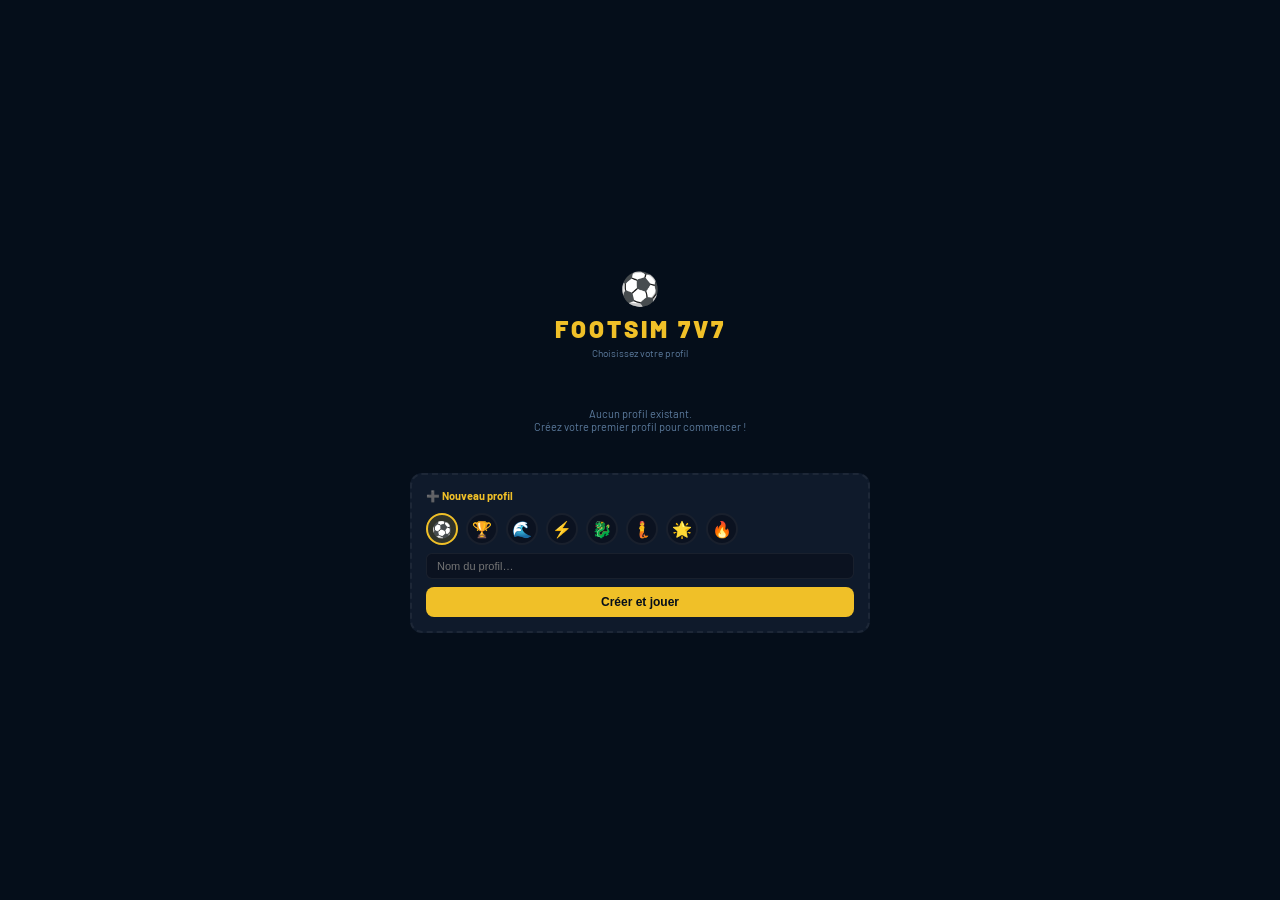
<file: index.html>
<!DOCTYPE html>
<html lang="fr" data-theme="dark" data-textsize="grand">
<head>
<meta charset="UTF-8">
<!-- Favicon inline (SVG ballon doré) : évite le 404 automatique de favicon.ico
     que le navigateur demande sur toute page. Aucun fichier externe requis. -->
<link rel="icon" href="data:image/svg+xml,%3Csvg xmlns='http://www.w3.org/2000/svg' viewBox='0 0 32 32'%3E%3Ccircle cx='16' cy='16' r='14' fill='%230b1220' stroke='%23f0c028' stroke-width='2'/%3E%3Cpath d='M16 8l4 3-1.5 5h-5L12 11z' fill='%23f0c028'/%3E%3C/svg%3E">
<meta name="viewport" content="width=device-width, initial-scale=1.0, maximum-scale=1.0, user-scalable=no, viewport-fit=cover">
<meta name="apple-mobile-web-app-capable" content="yes">
<meta name="apple-mobile-web-app-status-bar-style" content="black-translucent">
<meta name="mobile-web-app-capable" content="yes">
<meta name="theme-color" content="#050e1a">
<title>FootSim Pro — 7v7</title>
<link rel="preconnect" href="https://fonts.googleapis.com">
<link rel="preconnect" href="https://fonts.gstatic.com" crossorigin>
<link href="https://fonts.googleapis.com/css2?family=Barlow+Condensed:wght@400;600;700;800;900&family=Barlow:wght@400;500;600&display=swap" rel="stylesheet">
<style>
*{box-sizing:border-box;margin:0;padding:0;-webkit-tap-highlight-color:transparent;-webkit-touch-callout:none}
:root{
  /* ── PALETTE (raffinée) ──────────────────────────────────────────────
     Fond éclairci vers un bleu nuit premium (#0B1220) tout en gardant les
     noms de variables existants pour ne rien casser. On ajoute des niveaux
     (surface montante) pour la profondeur. */
  --dark:#0b1220;--panel:#0f1a2b;--card:#14263a;
  --surface-1:#0f1a2b;--surface-2:#14263a;--surface-3:#1b3149;/* élévations */
  --b1:rgba(255,255,255,0.06);--b2:rgba(255,255,255,0.14);
  --b-glow:rgba(240,192,40,0.35);/* liseré doré discret au hover */
  --text:#d4e6f7;--muted:#5b7a9c;--text-dim:#3a5878;
  --gold:#f0c028;--gold-2:#ffd75e;/* dégradé or */
  --red:#e02030;--blue:#1878e8;--green:#18c860;--purple:#8840e0;--cyan:#22d3ee;
  --sidebar:260px;
  /* ── PROFONDEUR (ombres par niveau d'élévation) ───────────────────── */
  --sh-1:0 1px 2px rgba(0,0,0,.25);
  --sh-2:0 3px 8px rgba(0,0,0,.30), 0 1px 2px rgba(0,0,0,.24);
  --sh-3:0 10px 24px rgba(0,0,0,.38), 0 3px 8px rgba(0,0,0,.28);
  --sh-4:0 20px 48px rgba(0,0,0,.48), 0 6px 16px rgba(0,0,0,.32);
  --sh-glow:0 0 0 1px var(--b-glow), 0 8px 28px rgba(240,192,40,.10);
  /* ── RAYONS ───────────────────────────────────────────────────────── */
  --r-sm:7px;--r-md:12px;--r-lg:18px;--r-xl:24px;--r-pill:999px;
  /* ── DURÉES / COURBES ─────────────────────────────────────────────── */
  --t-fast:120ms;--t-med:180ms;--t-slow:250ms;
  --ease:cubic-bezier(.22,.61,.36,1);/* accélération douce, premium */
  --ease-out:cubic-bezier(.16,1,.3,1);
}
/* ── GRAIN SUBTIL (profondeur "matière", non-plat) ─────────────────────
   Un très léger bruit fixe par-dessus le fond, en overlay non-interactif.
   Coût nul (SVG data-uri, pas d'image chargée), désactivé si le contenu ne
   le veut pas. Donne la sensation d'une interface premium plutôt que plate. */
body::before{
  content:'';position:fixed;inset:0;z-index:0;pointer-events:none;opacity:.025;
  background-image:url("data:image/svg+xml,%3Csvg xmlns='http://www.w3.org/2000/svg' width='120' height='120'%3E%3Cfilter id='n'%3E%3CfeTurbulence type='fractalNoise' baseFrequency='.9' numOctaves='3'/%3E%3C/filter%3E%3Crect width='100%25' height='100%25' filter='url(%23n)'/%3E%3C/svg%3E");
}
html,body{height:100%;background:var(--dark);color:var(--text);font-family:'Barlow',sans-serif;overflow:hidden;-webkit-overflow-scrolling:touch}
/* ── FOND DÉGRADÉ (profondeur, non-plat) ──────────────────────────────
   Dégradé sombre fixe sous tout le contenu, repli sur --dark si non
   supporté. Le grain de body::before passe par-dessus → rendu premium. */
body{background:var(--dark);background:linear-gradient(180deg,#0a1220 0%,#121f35 100%);background-attachment:fixed}

/* ── THÈMES D'AMBIANCE (manga / street) ───────────────────────────────
   Chaque thème redéfinit le fond du body avec des dégradés progressifs
   (halos radiaux sur les bords + dégradé diagonal). Le fond reste globalement
   sombre pour préserver la lisibilité des cartes et tableaux ; la couleur vit
   sur les bords. Sélectionnables dans Paramètres → Thème. */
[data-theme="neon"] body{
  background:
    radial-gradient(circle at 20% 8%, #2a1a4a 0%, transparent 50%),
    radial-gradient(circle at 92% 82%, #0a3a5a 0%, transparent 45%),
    linear-gradient(160deg, #0d0a1f 0%, #141033 50%, #0a1428 100%);
  background-attachment:fixed;
}
[data-theme="sunset"] body{
  background:
    radial-gradient(circle at 82% 12%, #4a2545 0%, transparent 52%),
    radial-gradient(ellipse at 8% 92%, #3a2a1a 0%, transparent 50%),
    linear-gradient(165deg, #1a1025 0%, #2a1830 45%, #1a1420 100%);
  background-attachment:fixed;
}
[data-theme="electric"] body{
  background:
    radial-gradient(circle at 14% 18%, #1a4a7a 0%, transparent 55%),
    radial-gradient(circle at 86% 86%, #5a2a6a 0%, transparent 50%),
    linear-gradient(155deg, #0a1428 0%, #122040 55%, #1a1838 100%);
  background-attachment:fixed;
}
[data-theme="vapor"] body{
  background:
    radial-gradient(circle at 24% 14%, #3a2a6a 0%, transparent 50%),
    radial-gradient(circle at 82% 82%, #6a2a5a 0%, transparent 50%),
    linear-gradient(160deg, #1a1440 0%, #2a1a4a 50%, #3a1a45 100%);
  background-attachment:fixed;
}
/* Panneaux/cartes légèrement teintés pour coller au fond de chaque ambiance. */
[data-theme="neon"]     { --dark:#0d0a1f; --panel:#171232; --card:#1d1840; }
[data-theme="sunset"]   { --dark:#1a1025; --panel:#241634; --card:#2e1c3c; }
[data-theme="electric"] { --dark:#0a1428; --panel:#122040; --card:#182a4a; }
[data-theme="vapor"]    { --dark:#1a1440; --panel:#241a52; --card:#2c2058; }

/* ── HALOS ANIMÉS (respiration lente, "jeu vidéo") ─────────────────────
   Uniquement sur les thèmes d'ambiance. Une couche fixe sous le contenu
   (z-index 0, comme le grain) dont les halos dérivent et pulsent très
   lentement (~26s). Subtil : donne de la vie sans distraire. Désactivé
   automatiquement par le bloc prefers-reduced-motion plus bas. */
[data-theme="neon"] body::after,
[data-theme="sunset"] body::after,
[data-theme="electric"] body::after,
[data-theme="vapor"] body::after{
  content:'';position:fixed;inset:-20%;z-index:0;pointer-events:none;
  opacity:.5;mix-blend-mode:screen;
  animation:ambientDrift 26s ease-in-out infinite;
}
[data-theme="neon"] body::after{
  background:
    radial-gradient(35% 45% at 22% 18%, rgba(120,70,220,.35), transparent 70%),
    radial-gradient(40% 40% at 85% 80%, rgba(30,150,200,.30), transparent 70%);
}
[data-theme="sunset"] body::after{
  background:
    radial-gradient(38% 44% at 80% 16%, rgba(220,80,140,.32), transparent 70%),
    radial-gradient(42% 42% at 12% 88%, rgba(220,140,60,.24), transparent 70%);
}
[data-theme="electric"] body::after{
  background:
    radial-gradient(36% 46% at 16% 22%, rgba(40,150,240,.34), transparent 70%),
    radial-gradient(40% 40% at 86% 84%, rgba(150,60,220,.28), transparent 70%);
}
[data-theme="vapor"] body::after{
  background:
    radial-gradient(38% 44% at 26% 16%, rgba(120,80,230,.34), transparent 70%),
    radial-gradient(42% 42% at 80% 82%, rgba(230,70,170,.30), transparent 70%);
}
@keyframes ambientDrift{
  0%   { transform:translate(0,0)      scale(1);    opacity:.42; }
  33%  { transform:translate(2.5%,-2%) scale(1.06); opacity:.55; }
  66%  { transform:translate(-2%,2.5%) scale(1.03); opacity:.48; }
  100% { transform:translate(0,0)      scale(1);    opacity:.42; }
}

/* ── TAILLE DU TEXTE ── réglage utilisateur (Paramètres) : grossit le
   contenu des pages (menus, carrière, paramètres...) comme un zoom
   navigateur. Important : on zoome les ENFANTS de .spage, jamais .spage
   lui-même ni un de ses ancêtres — zoomer un ancêtre d'un conteneur
   overflow-y:auto casse le calcul de sa hauteur de défilement et rend la
   fin du menu inaccessible (bug observé). */
html[data-textsize="grand"] .spage > *,
html[data-textsize="grand"] .snav > *,
html[data-textsize="grand"] .slogo{zoom:1.15}
html[data-textsize="tresgrand"] .spage > *,
html[data-textsize="tresgrand"] .snav > *,
html[data-textsize="tresgrand"] .slogo{zoom:1.3}
@media(max-width:600px){
  html[data-textsize="grand"] .spage > *,
  html[data-textsize="grand"] .snav > *,
  html[data-textsize="grand"] .slogo{zoom:1.1}
  html[data-textsize="tresgrand"] .spage > *,
  html[data-textsize="tresgrand"] .snav > *,
  html[data-textsize="tresgrand"] .slogo{zoom:1.2}
}

/* ── LAYOUT ── */
#app{position:relative;z-index:1;display:flex;height:100vh;height:100dvh;width:100vw;user-select:none;-webkit-user-select:none;touch-action:manipulation;overflow:hidden}
#app.career-mode #sidebar{width:100vw;max-width:100vw;flex:1}
#app.career-mode #main{display:none}
#app.career-mode .snav{display:none}
#app.career-mode .slogo{display:none}
#app.career-mode .sdivider{display:none}
#app.career-mode #sp-career{display:block!important;flex:1;overflow-y:auto}
#app.career-mode #sidebar{display:flex;flex-direction:column}
/* ── TOUS LES ONGLETS DE CONTENU EN PLEIN ÉCRAN À DROITE ────────────────
   Objectif : garder le MENU À GAUCHE (barre d'onglets normale) et afficher le
   CONTENU EN GRAND À DROITE, à la place du terrain — au lieu de le coincer dans
   la colonne étroite de 260px. La classe panel-open est posée par nav() pour
   tout onglet de contenu (sauf Match et Carrière, qui ont leur propre mode).
   Technique : le terrain (#main) est masqué, la sidebar garde sa largeur avec
   ses onglets, et le panneau actif (.spage.on) est sorti en position absolue
   pour remplir toute la zone à droite de la sidebar. */
#app.panel-open{position:relative}
#app.panel-open #main{display:none}
#app.panel-open #sidebar{width:var(--sidebar);max-width:var(--sidebar);flex:0 0 var(--sidebar)}
#app.panel-open .spage.on{
  position:fixed;
  top:0; bottom:0; right:0;
  left:var(--sidebar);
  width:auto;
  background:var(--bg,#0d1117);
  overflow-y:auto;
  z-index:20;
  padding:16px 24px;
}
#sidebar{width:var(--sidebar);flex-shrink:0;background:var(--panel);border-right:1px solid var(--b2);display:flex;flex-direction:column;overflow:hidden}
#main{flex:1;display:flex;flex-direction:column;overflow:hidden;min-width:0}

/* ── MODE PLEIN ÉCRAN (masque la sidebar) ──────────────────────────────
   Astuce pour filmer des shorts YouTube : le terrain prend alors toute la
   largeur/hauteur de l'écran. Purement une histoire de layout : #main est
   déjà flex:1, donc masquer #sidebar suffit à lui laisser toute la place. */
#app.theater-mode #sidebar{display:none}
/* En plein écran natif, <html>/<body> doivent réellement occuper l'écran :
   sinon le navigateur peint des bandes noires autour du layout d'origine.
   Le canvas, lui, garde ses proportions (mise à l'échelle uniforme dans
   resize()) — l'image n'est jamais déformée, seulement centrée. */
:fullscreen #app, :-webkit-full-screen #app{width:100vw;height:100vh}
html:fullscreen, body:fullscreen{width:100%;height:100%;background:var(--bg,#0d1117)}
:fullscreen #main, :-webkit-full-screen #main{flex:1 1 auto;height:100%;max-height:none}
@media(max-width:600px){
  /* En mobile la sidebar passe sous le canvas et #main a une hauteur
     fixe (42vw) : en plein écran on lui redonne toute la hauteur. */
  #app.theater-mode #main{flex:1 1 auto;height:100%;max-height:100dvh}
}

/* ── MOBILE LAYOUT: stack sidebar below canvas ── */
@media(max-width:600px){
  :root{--sidebar:100%}
  #app{flex-direction:column}
  #sidebar{width:100%;flex:1;border-right:none;border-top:1px solid var(--b2);order:2;min-height:0}
  #main{order:1;flex:0 0 auto;height:42vw;min-height:160px;max-height:55vh}
  #canvas-wrap{height:100%}
  .snav{flex-direction:row;padding:4px;overflow-x:auto;gap:2px;flex-shrink:0;overflow-y:visible}
  .nav-sec{display:none}
  .nav-season{display:none!important}
  .ntab{font-size:10px;padding:6px 8px;flex-direction:column;gap:2px;min-width:48px;letter-spacing:0;text-align:center}
  .ntab i{font-size:18px;width:auto}
  .ntab.on::before{display:none}
  .spage{padding:6px}
  .btn{min-height:36px;padding:6px 10px}
  .modal{width:calc(100vw - 16px);max-height:80dvh;overflow-y:auto}
  .htoverlay>div{max-height:80dvh;overflow-y:auto}

  /* ── PANNEAU DE MENU EN PLEIN ÉCRAN (mobile) ──────────────────────────
     Problème : quand on ouvre Paramètres/Stats/Tactique/etc., le contenu
     s'affichait dans la bande étroite SOUS le terrain (sidebar en order:2),
     minuscule et presque illisible. Solution : dès qu'un panneau de CONTENU
     est ouvert (classe panel-open posée par nav()), on masque le terrain et on
     donne toute la hauteur à la sidebar. La barre d'onglets reste visible pour
     revenir au Match. Le panneau "match" lui-même ne déclenche pas ce mode
     (on veut voir le terrain). */
  #app.panel-open #main{display:none}
  #app.panel-open #sidebar{flex:1 1 100%;min-height:0;width:100%;max-width:100%}
  /* Sur mobile, le panneau reprend le flux normal (empilé), pas le plein écran
     à droite du desktop : on annule le positionnement fixe. */
  #app.panel-open .spage.on{position:static;inset:auto;left:auto;right:auto;top:auto;bottom:auto;width:auto;z-index:auto;padding:6px;font-size:15px;background:transparent}
  #app.panel-open .snav{position:sticky;top:0;z-index:5;background:var(--panel);border-bottom:1px solid var(--b1)}
}

/* ── SIDEBAR HEADER ── */
.slogo{font-family:'Barlow Condensed',sans-serif;font-weight:900;font-size:20px;letter-spacing:3px;color:var(--gold);text-transform:uppercase;padding:14px 16px 10px;border-bottom:1px solid var(--b1)}
.snav{display:flex;flex-direction:column;padding:8px 8px 4px;overflow-y:auto}
.nav-sec{font-family:'Barlow Condensed',sans-serif;font-size:9px;font-weight:700;letter-spacing:2px;color:var(--muted);text-transform:uppercase;padding:10px 12px 4px;opacity:.75}
.nav-sec:first-child{padding-top:2px}
.ntab{position:relative;display:flex;align-items:center;gap:9px;padding:9px 12px;border-radius:var(--r-sm);font-family:'Barlow Condensed',sans-serif;font-size:14px;font-weight:700;letter-spacing:.6px;cursor:pointer;border:none;background:none;color:var(--text);text-transform:none;transition:background var(--t-fast) var(--ease),color var(--t-fast) var(--ease),transform var(--t-fast) var(--ease),box-shadow var(--t-fast) var(--ease);width:100%;text-align:left;line-height:1.15}
.ntab:hover{background:rgba(255,255,255,0.06);color:#fff;transform:translateX(2px)}
.ntab.on{background:linear-gradient(90deg,rgba(240,192,40,0.18),rgba(240,192,40,0.02));color:var(--gold);font-weight:800;box-shadow:inset 0 0 0 1px rgba(240,192,40,.10)}
.ntab.on::before{content:'';position:absolute;left:0;top:6px;bottom:6px;width:3px;border-radius:0 3px 3px 0;background:linear-gradient(180deg,var(--gold-2),var(--gold));box-shadow:0 0 10px rgba(240,192,40,.7)}
.ntab i{font-size:15px;width:20px;text-align:center;flex-shrink:0;filter:grayscale(.15);transition:transform var(--t-fast) var(--ease)}
.ntab:hover i{transform:scale(1.12)}
.ntab.on i{filter:none;transform:scale(1.08)}
.sdivider{height:1px;background:var(--b1);margin:6px 8px}
/* ── Pied de sidebar : progression de saison ── */
.nav-season{margin-top:auto;padding:12px 16px 14px;border-top:1px solid var(--b1)}
.nav-season-label{font-family:'Barlow Condensed',sans-serif;font-size:9px;font-weight:700;letter-spacing:2px;color:var(--muted);text-transform:uppercase;margin-bottom:6px}
.nav-season-bar{height:5px;border-radius:3px;background:rgba(255,255,255,0.07);overflow:hidden}
.nav-season-fill{height:100%;width:0;border-radius:3px;background:linear-gradient(90deg,var(--gold),#ffdb6b);box-shadow:0 0 8px rgba(240,192,40,.5);transition:width .35s ease}

/* ── SIDEBAR CONTENT ── */
.spage{display:none;flex:1;overflow-y:auto;overflow-x:hidden;padding:8px}
.spage.on{display:block}

/* ── MATCH SIDEBAR ── */
.match-hud{background:var(--card);border:1px solid var(--b2);border-radius:10px;padding:12px;margin-bottom:8px}
.score-row{display:flex;align-items:center;justify-content:center;gap:8px;margin-bottom:8px}
.team-score-blk{display:flex;flex-direction:column;align-items:center;flex:1}
.tsn{font-family:'Barlow Condensed',sans-serif;font-size:10px;font-weight:700;letter-spacing:1.5px;color:var(--muted);text-transform:uppercase;text-align:center;line-height:1.2}
.tsc{font-family:'Barlow Condensed',sans-serif;font-size:44px;font-weight:900;line-height:1}
.score-mid{display:flex;flex-direction:column;align-items:center;gap:3px}
.clock{font-family:'Barlow Condensed',sans-serif;font-size:15px;font-weight:700;color:var(--gold);background:rgba(240,192,40,.1);border:1px solid rgba(240,192,40,.2);padding:3px 10px;border-radius:5px;letter-spacing:1px}
.dash{font-size:14px;color:var(--muted)}
.phase-badge{font-family:'Barlow Condensed',sans-serif;font-size:9px;letter-spacing:1.5px;color:var(--muted);text-transform:uppercase;text-align:center}
.posbar-wrap{margin-top:8px}
.posbar-track{height:5px;background:rgba(255,255,255,0.08);border-radius:3px;overflow:hidden;margin:4px 0}
.posbar-fill{height:100%;border-radius:3px;transition:width .5s}
.posbar-lbls{display:flex;justify-content:space-between}
.poslbl{font-family:'Barlow Condensed',sans-serif;font-size:10px;font-weight:700}
.stat-grid{display:grid;grid-template-columns:1fr auto 1fr;gap:3px 8px;margin-top:6px}
.sg-left{text-align:right;font-size:11px;font-weight:600;color:var(--text)}
.sg-mid{font-size:9px;color:var(--muted);font-weight:700;letter-spacing:.5px;text-transform:uppercase;text-align:center}
.sg-right{text-align:left;font-size:11px;font-weight:600;color:var(--text)}

/* TICKER */
.ticker{background:rgba(0,0,0,.3);border:1px solid var(--b1);border-radius:7px;padding:7px 10px;min-height:34px;display:flex;align-items:center;gap:6px;margin-bottom:8px}
.tdot{width:6px;height:6px;border-radius:50%;flex-shrink:0;animation:blink 1.4s infinite}
@keyframes blink{0%,100%{opacity:1}50%{opacity:.1}}
.tmsg{font-family:'Barlow Condensed',sans-serif;font-size:12px;font-weight:600;letter-spacing:.2px;line-height:1.3}

/* LOG */
.log-title{font-family:'Barlow Condensed',sans-serif;font-size:10px;font-weight:700;letter-spacing:1.5px;color:var(--muted);text-transform:uppercase;margin-bottom:4px}
.log-box{background:rgba(0,0,0,.25);border:1px solid var(--b1);border-radius:7px;overflow-y:auto;max-height:220px;padding:6px}
.log-entry{font-size:11px;padding:3px 0;border-bottom:1px solid var(--b1);color:var(--text);line-height:1.3}
.log-entry:last-child{border:none}
.log-entry b{font-weight:700}

/* CTRL */
.ctrl-row{display:flex;gap:5px;flex-wrap:wrap;margin-bottom:6px}
.btn{position:relative;padding:7px 14px;border-radius:var(--r-sm);border:1px solid var(--b2);background:linear-gradient(180deg,rgba(255,255,255,.04),rgba(255,255,255,0));color:var(--text);font-family:'Barlow Condensed',sans-serif;font-size:12px;font-weight:700;letter-spacing:.7px;cursor:pointer;display:inline-flex;align-items:center;gap:5px;text-transform:uppercase;white-space:nowrap;box-shadow:var(--sh-1);transition:transform var(--t-fast) var(--ease),box-shadow var(--t-fast) var(--ease),background var(--t-fast) var(--ease),border-color var(--t-fast) var(--ease)}
.btn:hover{transform:translateY(-1px);box-shadow:var(--sh-2);border-color:var(--b-glow);background:linear-gradient(180deg,rgba(255,255,255,.08),rgba(255,255,255,.01))}
.btn:active{transform:translateY(0) scale(.97);box-shadow:var(--sh-1);transition-duration:60ms}
.btn:focus-visible{outline:2px solid var(--gold);outline-offset:2px}
.btng{background:linear-gradient(180deg,var(--gold-2),var(--gold));color:#0a1420;border-color:var(--gold);font-weight:800;box-shadow:var(--sh-2),0 0 0 1px rgba(240,192,40,.2)}.btng:hover{background:linear-gradient(180deg,#ffe27a,var(--gold-2));box-shadow:var(--sh-3),0 0 18px rgba(240,192,40,.25);border-color:var(--gold-2)}
.btnr{background:linear-gradient(180deg,rgba(224,32,48,.16),rgba(224,32,48,.06));color:#ff6472;border-color:rgba(224,32,48,.35)}.btnr:hover{background:linear-gradient(180deg,rgba(224,32,48,.24),rgba(224,32,48,.10));box-shadow:var(--sh-2),0 0 16px rgba(224,32,48,.20);border-color:rgba(224,32,48,.55)}
.spd-row{display:flex;align-items:center;gap:7px;font-family:'Barlow Condensed',sans-serif;font-size:11px;font-weight:700;letter-spacing:.8px;text-transform:uppercase;color:var(--muted)}
/* ── CARTE PREMIUM (réutilisable) ──────────────────────────────────────
   Profondeur (surface montante + ombre), coins arrondis, liseré supérieur
   lumineux discret, et animation au survol. Utilisable via class="card" ou
   par le helper card() du JS. */
.card{position:relative;background:linear-gradient(180deg,var(--surface-2),var(--surface-1));border:1px solid var(--b1);border-radius:var(--r-md);padding:14px;margin-bottom:12px;box-shadow:var(--sh-2);transition:transform var(--t-med) var(--ease),box-shadow var(--t-med) var(--ease),border-color var(--t-med) var(--ease)}
.card::before{content:'';position:absolute;left:14px;right:14px;top:0;height:1px;background:linear-gradient(90deg,transparent,rgba(255,255,255,.14),transparent);opacity:.7}
.card:hover{transform:translateY(-2px);box-shadow:var(--sh-3);border-color:var(--b2)}
.card--gold{border-color:rgba(240,192,40,.22);box-shadow:var(--sh-2),0 0 0 1px rgba(240,192,40,.08)}
.card--gold:hover{box-shadow:var(--sh-3),0 0 24px rgba(240,192,40,.10)}
/* ── ANIMATION D'ENTRÉE DES PAGES ──────────────────────────────────────
   Quand on change d'onglet, le panneau apparaît en fondu + léger glissement
   vers le haut (rapide, 100-250ms comme demandé). GPU-friendly (transform +
   opacity uniquement). */
@keyframes pageIn{from{opacity:0;transform:translateY(10px)}to{opacity:1;transform:translateY(0)}}
.spage.on{animation:pageIn var(--t-slow) var(--ease-out)}
/* ── ANIMATION D'ENTRÉE DES CARTES ─────────────────────────────────────
   Les cartes d'un panneau apparaissent en cascade légère. */
@keyframes cardIn{from{opacity:0;transform:translateY(8px)}to{opacity:1;transform:translateY(0)}}
.spage.on .card{animation:cardIn var(--t-slow) var(--ease-out) both}
/* Respect de la préférence "mouvement réduit" (accessibilité + perf). */
@media(prefers-reduced-motion:reduce){
  *,*::before,*::after{animation-duration:.01ms!important;transition-duration:.01ms!important}
}
/* ── EN-TÊTE DE PROFIL JOUEUR PREMIUM (façon Football Manager) ──────────── */
.pph{position:relative;border-radius:var(--r-md);overflow:hidden;margin-bottom:14px;background:linear-gradient(180deg,var(--surface-3),var(--surface-2));box-shadow:var(--sh-3);border:1px solid var(--b1)}
.pph__banner{height:56px;background:linear-gradient(120deg,color-mix(in srgb,var(--club) 55%,#0b1220),color-mix(in srgb,var(--club) 12%,#0b1220));position:relative;overflow:hidden}
.pph__banner::after{content:'';position:absolute;inset:0;background:radial-gradient(120% 140% at 85% -20%,color-mix(in srgb,var(--club) 40%,transparent),transparent 60%)}
.pph__body{display:flex;align-items:flex-end;gap:12px;padding:0 16px 12px;margin-top:-26px;position:relative}
.pph__portrait{width:66px;height:66px;border-radius:50%;border:3px solid;overflow:hidden;display:flex;align-items:center;justify-content:center;background:var(--surface-1);box-shadow:var(--sh-3),inset 0 0 0 1px rgba(255,255,255,.08);font-family:'Barlow Condensed',sans-serif;font-size:22px;font-weight:900;flex-shrink:0}
.pph__portrait img{width:100%;height:100%;object-fit:cover}
.pph__id{flex:1;min-width:0;padding-bottom:2px}
.pph__name{font-family:'Barlow Condensed',sans-serif;font-size:22px;font-weight:900;letter-spacing:.5px;line-height:1;color:#fff;white-space:nowrap;overflow:hidden;text-overflow:ellipsis;text-shadow:0 2px 6px rgba(0,0,0,.5)}
.pph__meta{display:flex;flex-wrap:wrap;gap:6px;margin-top:6px}
.pph__meta span{font-family:'Barlow Condensed',sans-serif;font-size:10px;font-weight:700;letter-spacing:.8px;text-transform:uppercase;padding:2px 8px;border-radius:var(--r-pill);background:rgba(255,255,255,.06);color:var(--text)}
.pph__pos{background:rgba(255,255,255,.12)!important;color:#fff!important}
.pph__ovr{position:relative;flex-shrink:0;width:56px;height:56px;border-radius:14px;background:linear-gradient(180deg,color-mix(in srgb,var(--oc) 30%,#0b1220),#0b1220);border:1px solid color-mix(in srgb,var(--oc) 50%,transparent);box-shadow:var(--sh-2),0 0 16px color-mix(in srgb,var(--oc) 25%,transparent);display:flex;flex-direction:column;align-items:center;justify-content:center;line-height:1}
.pph__ovr b{font-family:'Barlow Condensed',sans-serif;font-size:26px;font-weight:900;color:var(--oc)}
.pph__ovr span{font-size:8px;font-weight:700;letter-spacing:1.5px;color:var(--muted);margin-top:1px}
.pph__ovr-diff{position:absolute;top:-8px;right:-8px;font-size:9px;font-weight:800;font-style:normal;background:#0b1220;border:1px solid var(--b2);border-radius:var(--r-pill);padding:1px 5px;box-shadow:var(--sh-1)}
.pph__attrs{display:grid;grid-template-columns:1fr 1fr 1fr;gap:9px 14px;padding:12px 16px 14px;border-top:1px solid var(--b1);background:rgba(0,0,0,.12)}
.pph-attr__top{display:flex;justify-content:space-between;align-items:baseline;font-family:'Barlow Condensed',sans-serif;font-size:10px;font-weight:700;letter-spacing:.5px;color:var(--muted);margin-bottom:4px}
.pph-attr__top b{color:#fff;font-size:12px}
.pph-attr__track{height:5px;border-radius:var(--r-pill);background:rgba(255,255,255,.07);overflow:hidden}
.pph-attr__fill{height:100%;border-radius:var(--r-pill);transform-origin:left;animation:barGrow .6s var(--ease-out) both}
@keyframes barGrow{from{transform:scaleX(0)}to{transform:scaleX(1)}}
@media(max-width:600px){.pph__attrs{grid-template-columns:1fr 1fr}}
.spd-row input{flex:1;accent-color:var(--gold)}
.spd-row span{color:#fff;font-size:12px;min-width:24px}

/* ── SETUP SIDEBAR ── */
.team-blk{background:var(--card);border:1px solid var(--b1);border-radius:9px;overflow:hidden;margin-bottom:8px}
.team-hd{display:flex;align-items:center;gap:7px;padding:9px 10px;border-bottom:1px solid var(--b1)}
.tname{background:none;border:none;color:#fff;font-family:'Barlow Condensed',sans-serif;font-size:13px;font-weight:800;letter-spacing:.8px;text-transform:uppercase;flex:1;outline:none;min-width:0}
.tname:focus{border-bottom:1px solid var(--gold)}
input[type=color]{width:22px;height:22px;border:none;background:none;cursor:pointer;padding:0;border-radius:3px;flex-shrink:0}
.tdot2{width:9px;height:9px;border-radius:50%;flex-shrink:0}
.plist{padding:5px}
.prow{position:relative;display:flex;align-items:center;gap:8px;padding:7px 9px;border:1px solid var(--b1);border-radius:var(--r-sm);margin-bottom:5px;cursor:pointer;background:linear-gradient(180deg,rgba(255,255,255,.025),rgba(255,255,255,0));box-shadow:var(--sh-1);transition:transform var(--t-fast) var(--ease),box-shadow var(--t-fast) var(--ease),background var(--t-fast) var(--ease),border-color var(--t-fast) var(--ease)}
.prow::before{content:'';position:absolute;left:0;top:8px;bottom:8px;width:3px;border-radius:0 3px 3px 0;background:linear-gradient(180deg,var(--gold-2),var(--gold));opacity:0;transition:opacity var(--t-fast) var(--ease)}
.prow:hover{transform:translateX(2px);background:linear-gradient(180deg,rgba(255,255,255,.06),rgba(255,255,255,.01));border-color:var(--b-glow);box-shadow:var(--sh-2)}
.prow:hover::before{opacity:1}
.av{border-radius:50%;display:flex;align-items:center;justify-content:center;overflow:hidden;flex-shrink:0;border:2px solid;box-shadow:var(--sh-1),inset 0 0 0 1px rgba(255,255,255,.06);transition:transform var(--t-fast) var(--ease)}
.prow:hover .av{transform:scale(1.06)}
.av img{width:100%;height:100%;object-fit:cover;border-radius:50%}
.pi{flex:1;min-width:0}
.pn{font-family:'Barlow Condensed',sans-serif;font-size:13px;font-weight:800;letter-spacing:.3px;white-space:nowrap;overflow:hidden;text-overflow:ellipsis}
.pp{font-size:9px;color:var(--muted);letter-spacing:.3px}
.sm{display:flex;gap:3px;margin-top:3px;flex-wrap:wrap}
.sb{font-size:8px;padding:1px 5px;border-radius:var(--r-pill);background:rgba(255,255,255,.06);color:var(--muted);font-weight:700;letter-spacing:.3px}
.chip{font-size:8px;padding:2px 6px;border-radius:var(--r-pill);font-weight:800;letter-spacing:.3px;box-shadow:var(--sh-1)}
.cf{background:rgba(224,32,48,.15);color:#f08090;border:1px solid rgba(224,32,48,.3)}
.ci{background:rgba(24,120,232,.15);color:#80b8ff;border:1px solid rgba(24,120,232,.3)}
.ct{background:rgba(240,192,40,.15);color:#f8d870;border:1px solid rgba(240,192,40,.3)}

/* ── CARTES CARRIÈRE (classes réutilisables) ──
   Avant, chaque carte était stylée en inline, répétée ~14× avec des marges
   incohérentes (8px vs 10px). Ces classes garantissent un padding, une
   bordure et un rayon identiques partout — cohérence visuelle immédiate. */
.ccard{background:var(--dark);border:1px solid var(--b1);border-radius:8px;padding:10px;margin-bottom:10px}
.ccard-flush{margin-bottom:0}
/* Liseré de couleur à gauche selon la nature de la carte : le regard trie
   plus vite (or=objectif, rouge=rival, vert=positif, bleu=info, violet=offre). */
.ccard-gold{border-left:3px solid var(--gold)}
.ccard-red{border-left:3px solid var(--red);background:linear-gradient(135deg,rgba(224,32,48,.1),var(--dark))}
.ccard-green{border-left:3px solid var(--green)}
.ccard-blue{border-left:3px solid var(--blue)}
.ccard-purple{border-left:3px solid var(--purple);background:linear-gradient(135deg,rgba(136,64,224,.12),var(--dark))}
.ccard-amber{border-left:3px solid var(--gold);background:linear-gradient(135deg,rgba(240,192,40,.14),var(--dark))}
/* Titre de carte : taille et graisse uniformes. */
.ccard-title{font-size:10px;font-weight:700;color:var(--gold);margin-bottom:6px;display:flex;align-items:center;justify-content:space-between;gap:6px}
/* Micro-texte harmonisé (remplace le mélange 7/8/9px arbitraire). */
.ctxt-sm{font-size:9px;color:var(--muted);line-height:1.4}
.ctxt-xs{font-size:8px;color:var(--muted);line-height:1.4}
.ch{background:rgba(24,200,96,.15);color:#80f0a8;border:1px solid rgba(24,200,96,.3)}
.cte{background:rgba(136,64,224,.15);color:#c088ff;border:1px solid rgba(136,64,224,.3)}
.cs{background:rgba(64,112,160,.15);color:#90a8c8;border:1px solid rgba(64,112,160,.3)}

/* TACTICS */
.sc{border:1px solid var(--b1);border-radius:7px;padding:8px;cursor:pointer;transition:all .1s;margin-bottom:6px}
.sc:hover{border-color:var(--b2);background:rgba(255,255,255,.03)}
.sc.sel{border-color:var(--gold);background:rgba(240,192,40,.06)}
.st{font-family:'Barlow Condensed',sans-serif;font-size:13px;font-weight:700}
.sd{font-size:10px;color:var(--muted);margin-top:2px}
.sbar-row{display:flex;gap:7px;margin-top:6px}
.sbar-w{flex:1}
.sbar-lbl{font-size:9px;color:var(--muted);font-weight:700;letter-spacing:.5px;text-transform:uppercase;margin-bottom:2px}
.sbar-track{height:3px;background:rgba(255,255,255,.1);border-radius:2px}
.sbar-fill{height:100%;border-radius:2px}

/* STATS */
.stat-section-title{font-family:'Barlow Condensed',sans-serif;font-size:11px;font-weight:700;letter-spacing:1.5px;color:var(--muted);text-transform:uppercase;margin:10px 0 5px;display:flex;align-items:center;gap:6px}
.stat-section-title::before{content:'';flex:1;height:1px;background:var(--b1)}
.pstat-card{background:var(--card);border:1px solid var(--b1);border-radius:7px;padding:8px;margin-bottom:5px}
.pstat-top{display:flex;align-items:center;gap:7px;margin-bottom:5px}
.pstat-name{font-family:'Barlow Condensed',sans-serif;font-size:12px;font-weight:700}
.pstat-pos{font-size:9px;color:var(--muted)}
.pstat-bar-row{display:flex;align-items:center;gap:5px;margin-bottom:2px}
.pstat-bar-lbl{font-size:8px;color:var(--muted);width:14px;font-weight:700}
.pstat-bar-track{flex:1;height:3px;background:rgba(255,255,255,.1);border-radius:2px}
.pstat-bar-fill{height:100%;border-radius:2px}
.pstat-val{font-size:8px;color:var(--muted);min-width:18px;text-align:right}
.pstat-badges{display:flex;gap:3px;flex-wrap:wrap;margin-top:4px}
.mbdg{font-size:8px;padding:1px 5px;border-radius:3px;font-weight:700}
.mg{background:rgba(24,200,96,.15);color:var(--green)}
.ms{background:rgba(255,255,255,.07);color:var(--muted)}
.msp{background:rgba(136,64,224,.15);color:#c090ff}

/* ── MAIN AREA ── */
#canvas-wrap{flex:1;position:relative;overflow:hidden;touch-action:none}
#cvs{display:block;width:100%;height:100%;touch-action:none}
canvas{display:block;width:100%;height:100%}

/* ── MODAL ── */
.moverlay{position:fixed;inset:0;background:rgba(0,0,0,.82);display:none;align-items:flex-start;justify-content:center;z-index:999;padding-top:40px;backdrop-filter:blur(5px)}
.moverlay.on{display:flex}
.modal{background:var(--card);border:1px solid var(--b2);border-radius:12px;padding:16px;width:360px;max-height:88vh;overflow-y:auto}
.mhd{display:flex;justify-content:space-between;align-items:center;margin-bottom:12px;padding-bottom:10px;border-bottom:1px solid var(--b1)}
.mttl{font-family:'Barlow Condensed',sans-serif;font-size:16px;font-weight:800;letter-spacing:1px;text-transform:uppercase}
.mcls{background:none;border:none;color:var(--muted);cursor:pointer;font-size:20px;line-height:1;padding:2px 6px;border-radius:4px}
.mcls:hover{color:#fff;background:rgba(255,255,255,.08)}
.inp{background:rgba(255,255,255,.05);border:1px solid var(--b2);border-radius:5px;color:#fff;font-family:'Barlow',sans-serif;font-size:16px;padding:5px 8px;width:100%;outline:none;-webkit-appearance:none;appearance:none}
.inp:focus{border-color:var(--gold)}
select.inp{background:#0d1e2e;color:#fff;font-size:16px}
select.inp option{background:#0d1e2e;color:#fff}
.lbl{font-family:'Barlow Condensed',sans-serif;font-size:10px;color:var(--muted);font-weight:700;letter-spacing:.8px;text-transform:uppercase;width:70px;flex-shrink:0}
.frow{display:flex;align-items:center;gap:7px;margin-bottom:6px}
.rrow{display:flex;align-items:center;gap:7px;flex:1}
.rrow input[type=range]{flex:1;accent-color:var(--gold)}
.rv{font-size:11px;font-weight:700;color:#fff;min-width:22px;text-align:right}
.slbl{font-family:'Barlow Condensed',sans-serif;font-size:10px;font-weight:700;letter-spacing:1px;color:var(--muted);text-transform:uppercase;margin:9px 0 5px}

/* SCROLLBAR */
::-webkit-scrollbar{width:4px}::-webkit-scrollbar-track{background:transparent}::-webkit-scrollbar-thumb{background:var(--b2);border-radius:2px}

/* HALFTIME MODAL */
.htoverlay{position:fixed;inset:0;background:rgba(0,0,0,.88);display:none;align-items:flex-start;justify-content:center;z-index:998;padding-top:20px;backdrop-filter:blur(6px);overflow-y:auto}
.htoverlay.on{display:flex}
.htmodal{background:var(--card);border:1px solid var(--b2);border-radius:14px;padding:18px;width:480px;max-width:96vw}
.ht-title{font-family:'Barlow Condensed',sans-serif;font-size:22px;font-weight:900;letter-spacing:2px;text-transform:uppercase;color:var(--gold);text-align:center;margin-bottom:4px}
.ht-score{font-family:'Barlow Condensed',sans-serif;font-size:36px;font-weight:900;text-align:center;margin-bottom:14px;letter-spacing:4px}
.ht-teams{display:grid;grid-template-columns:1fr 1fr;gap:10px;margin-bottom:14px}
.ht-team{background:var(--panel);border:1px solid var(--b1);border-radius:9px;padding:10px}
.ht-team-hd{font-family:'Barlow Condensed',sans-serif;font-size:11px;font-weight:800;letter-spacing:1.5px;text-transform:uppercase;margin-bottom:8px;display:flex;align-items:center;gap:6px}
.ht-prow{display:flex;align-items:center;gap:5px;padding:4px 5px;border-radius:5px;cursor:pointer;border:1px solid transparent;margin-bottom:2px;transition:all .1s}
.ht-prow:hover{background:rgba(255,255,255,.04);border-color:var(--b2)}
.ht-prow.sel-bench{border-color:var(--gold);background:rgba(240,192,40,.1)}
.ht-prow.sel-target{border-color:var(--green);background:rgba(24,200,96,.08)}
.ht-pname{font-family:'Barlow Condensed',sans-serif;font-size:11px;font-weight:700;flex:1;white-space:nowrap;overflow:hidden;text-overflow:ellipsis}
.ht-pos{font-size:8px;color:var(--muted);font-weight:700;min-width:22px}
.ht-hpbar{flex:1;height:4px;background:rgba(255,255,255,.1);border-radius:2px;overflow:hidden;max-width:44px}
.ht-hpfill{height:100%;border-radius:2px}
.ht-bench-sep{font-family:'Barlow Condensed',sans-serif;font-size:9px;font-weight:700;letter-spacing:1.2px;text-transform:uppercase;color:var(--muted);margin:6px 0 3px;padding-top:5px;border-top:1px solid var(--b1)}
.ht-strat{margin-top:8px}
.ht-strat-lbl{font-family:'Barlow Condensed',sans-serif;font-size:9px;font-weight:700;letter-spacing:1px;color:var(--muted);text-transform:uppercase;margin-bottom:4px}
.ht-sc{display:flex;align-items:center;gap:5px;padding:4px 6px;border-radius:5px;border:1px solid var(--b1);cursor:pointer;margin-bottom:3px;transition:all .1s}
.ht-sc:hover{border-color:var(--b2);background:rgba(255,255,255,.03)}
.ht-sc.sel{border-color:var(--gold);background:rgba(240,192,40,.07)}
.ht-sc-n{font-family:'Barlow Condensed',sans-serif;font-size:11px;font-weight:700}
.ht-sc-d{font-size:9px;color:var(--muted)}

/* FORMATION OVERLAY on canvas */
.form-overlay{position:absolute;top:8px;left:50%;transform:translateX(-50%);display:flex;gap:12px;pointer-events:none}
.form-tag{font-family:'Barlow Condensed',sans-serif;font-size:11px;font-weight:700;letter-spacing:1px;padding:3px 10px;border-radius:5px;border:1px solid;text-transform:uppercase;opacity:.7}

input[type=range]::-webkit-slider-thumb{-webkit-appearance:none;width:14px;height:14px;border-radius:50%;background:#fff;cursor:pointer;box-shadow:0 1px 4px rgba(0,0,0,.5);margin-top:-5px}
input[type=range]::-moz-range-thumb{width:14px;height:14px;border-radius:50%;background:#fff;cursor:pointer;border:none;box-shadow:0 1px 4px rgba(0,0,0,.5)}
input[type=range]::-webkit-slider-runnable-track{height:4px;border-radius:2px}
input[type=range]:focus{outline:none}
</style>
<link rel="stylesheet" href="theme.css">
</head>
<body>
<div id="app">

<!-- ══════════════════ SIDEBAR ══════════════════ -->
<div id="sidebar">
  <div class="slogo">⚽ FootSim 7v7</div>
  <div style="padding:0 16px 10px;font-family:'Barlow Condensed',sans-serif;font-size:10px;font-weight:600;letter-spacing:1.5px;color:var(--muted);text-transform:uppercase">Codé par <span style="color:var(--gold)">Mschap</span> &amp; <span style="color:var(--gold)">xxxkawai_angelxxx</span></div>

  <div class="snav">
    <div class="nav-sec">Préparation</div>
    <button class="ntab on" onclick="nav('mode')"><i>🎮</i> Modes</button>
    <button class="ntab" onclick="nav('setup')"><i>👥</i> Équipes</button>
    <button class="ntab" onclick="nav('teamsel')"><i>📚</i> Sélection</button>
    <button class="ntab" onclick="nav('tactic')"><i>♟</i> Tactique</button>
    <div class="nav-sec">Match</div>
    <button class="ntab" onclick="navMatch()"><i>▶</i> Match</button>
    <button class="ntab" onclick="nav('stats')"><i>📊</i> Stats</button>
    <div class="nav-sec">Compétition</div>
    <button class="ntab" onclick="nav('league')"><i>🏆</i> Ligue / Calendrier</button>
    <button class="ntab" onclick="nav('cup')"><i>🥇</i> Coupe</button>
    <div class="nav-sec">Carrière</div>
    <button class="ntab" onclick="nav('career')"><i>🎽</i> Carrière</button>
    <button class="ntab" onclick="nav('settings')"><i>⚙️</i> Paramètres</button>
  </div>
  <div id="nav-season-footer" class="nav-season" style="display:none">
    <div class="nav-season-label"><span id="nav-season-txt">Saison</span></div>
    <div class="nav-season-bar"><div id="nav-season-fill" class="nav-season-fill"></div></div>
  </div>
  <div class="sdivider"></div>

  <!-- MODE SELECTION PAGE -->
  <div id="sp-mode" class="spage">
    <div id="mode-out" style="padding:4px"></div>
  </div>

  <!-- CAREER PAGE -->
  <div id="sp-career" class="spage">
    <div id="career-out" style="padding:4px"><div style="color:var(--muted);font-size:11px;padding:8px">Chargement…</div></div>
    <div id="career-footer-btns" style="display:none;padding:4px;gap:4px">
      <button class="btn" id="btn-abandon" style="flex:1;justify-content:center;font-size:10px;color:#e06060;border-color:#e0606044">✕ Abandonner</button>
      <button class="btn" id="btn-restart" style="flex:1;justify-content:center;font-size:10px">↺ Recommencer</button>
      <button class="btn" id="btn-rescue" style="flex:1;justify-content:center;font-size:10px;color:#f0c028;border-color:#f0c02844">🔧 Réparer</button>
    </div>
  </div>

  <!-- SETTINGS PAGE -->
  <div id="sp-settings" class="spage">
    <div id="settings-out" style="padding:4px"></div>
  </div>

  <!-- CUP PAGE -->
  <div id="sp-cup" class="spage">
    <div id="cup-out" style="padding:4px"><div style="color:var(--muted);font-size:11px;padding:8px">Chargement…</div></div>
  </div>

  <!-- LEAGUE PAGE -->
  <div id="sp-league" class="spage">
    <div id="league-out" style="padding:4px"><div style="color:var(--muted);font-size:11px;padding:8px">Chargement…</div></div>
  </div>

  <!-- SETUP PAGE -->
  <div id="sp-setup" class="spage on">
    <div id="tblk0"></div>
    <div id="tblk1"></div>
    <div style="display:grid;grid-template-columns:1fr 1fr;gap:4px;margin-top:4px">
      <button class="btn" style="justify-content:center;font-size:10px" onclick="saveTeamToRoster(0)" title="Sauvegarder Rouges">💾 Sauv. Rouges</button>
      <button class="btn" style="justify-content:center;font-size:10px" onclick="saveTeamToRoster(1)" title="Sauvegarder Bleus">💾 Sauv. Bleus</button>
      <button class="btn" style="justify-content:center;font-size:10px" onclick="const idx=savedTeams.findIndex(t=>t.name===teams[0].name);if(idx>=0)exportTeamJSON(idx);else{saveTeamToRoster(0);setTimeout(()=>{const i=savedTeams.findIndex(t=>t.name===teams[0].name);if(i>=0)exportTeamJSON(i);},100);}" title="Exporter Rouges en JSON">📤 Export Rouges</button>
      <button class="btn" style="justify-content:center;font-size:10px;font-size:10px" onclick="const idx=savedTeams.findIndex(t=>t.name===teams[1].name);if(idx>=0)exportTeamJSON(idx);else{saveTeamToRoster(1);setTimeout(()=>{const i=savedTeams.findIndex(t=>t.name===teams[1].name);if(i>=0)exportTeamJSON(i);},100);}" title="Exporter en JSON">📤 Bleus</button>
      <button class="btn" style="justify-content:center;font-size:10px;color:#69f0ae" onclick="importTeamJSON(0)" title="Importer JSON → Rouges">⬆ Import Rouges</button>
      <button class="btn" style="justify-content:center;font-size:10px;color:#69f0ae" onclick="importTeamJSON(1)" title="Importer JSON → Bleus">⬆ Import Bleus</button>
    </div>
    <!-- Sélecteur de mode 5v5 / 7v7 / 11v11 -->
    <div style="display:flex;gap:6px;margin:8px 0 4px">
      <button id="mode-btn-5v5" onclick="selectGameMode('5v5');renderTB(0);renderTB(1)" style="flex:1;padding:7px;border-radius:8px;border:2px solid var(--b1);background:var(--dark);color:var(--muted);font-size:12px;font-weight:900;cursor:pointer">⚽ 5v5</button>
      <button id="mode-btn-7v7" onclick="selectGameMode('7v7');renderTB(0);renderTB(1)" style="flex:1;padding:7px;border-radius:8px;border:2px solid var(--gold);background:rgba(240,192,40,.15);color:var(--gold);font-size:12px;font-weight:900;cursor:pointer">⚽ 7v7</button>
      <button id="mode-btn-11v11" onclick="selectGameMode('11v11');renderTB(0);renderTB(1)" style="flex:1;padding:7px;border-radius:8px;border:2px solid var(--b1);background:var(--dark);color:var(--muted);font-size:12px;font-weight:900;cursor:pointer">⚽ 11v11</button>
    </div>
    <div style="background:var(--panel);border:1px solid var(--b1);border-radius:10px;padding:10px 14px;margin:8px 0">
      <div style="font-size:11px;font-weight:700;letter-spacing:2px;color:var(--gold);margin-bottom:6px;text-transform:uppercase">Instructions individuelles</div>
      <div id="player-roles-0" style="margin-bottom:6px"></div>
      <div id="player-roles-1"></div>
    </div>
    <button class="btn btng" style="width:100%;justify-content:center;margin-top:4px" onclick="goMatch()">▶ Lancer le match</button>
  </div>

  <!-- TEAM SELECT PAGE (sélection d'équipes préfaites, navigation en cascade) -->
  <div id="sp-teamsel" class="spage">
    <div id="teamsel-out" style="padding:4px"><div style="color:var(--muted);font-size:11px;padding:8px">Chargement…</div></div>
  </div>

  <!-- TACTIC PAGE -->
  <div id="sp-tactic" class="spage">
    <div id="tac0"></div>
    <div id="tac1"></div>
    <div style="background:var(--panel);border:1px solid var(--b1);border-radius:10px;padding:10px 14px;margin:8px 0">
      <div style="font-size:11px;font-weight:700;letter-spacing:2px;color:var(--gold);margin-bottom:8px;text-transform:uppercase">Réglages tactiques</div>
      <div id="tac-sliders-0" style="margin-bottom:10px"></div>
      <div id="tac-sliders-1"></div>
    </div>
    <div style="background:var(--panel);border:1px solid var(--b1);border-radius:10px;padding:10px 14px;margin:8px 0">
      <div style="font-size:11px;font-weight:700;letter-spacing:2px;color:var(--gold);margin-bottom:6px;text-transform:uppercase">Instructions individuelles</div>
      <div id="player-roles-0" style="margin-bottom:6px"></div>
      <div id="player-roles-1"></div>
    </div>
    <button class="btn btng" style="width:100%;justify-content:center;margin-top:4px" onclick="goMatch()">▶ Lancer le match</button>
  </div>

  <!-- MATCH PAGE -->
  <div id="sp-match" class="spage">
    <div class="match-hud">
      <div class="score-row">
        <div class="team-score-blk">
          <div class="tsn" id="hn0"><span id="hicon0" style="margin-right:3px"></span>Équipe A</div>
          <div class="tsc" id="hs0" style="color:var(--red)">0</div>
        </div>
        <div class="score-mid">
          <div class="clock" id="hclock">0'</div>
          <div class="dash">—</div>
          <div class="phase-badge" id="hphase">KICKOFF</div>
        </div>
        <div class="team-score-blk">
          <div class="tsn" id="hn1"><span id="hicon1" style="margin-right:3px"></span>Équipe B</div>
          <div class="tsc" id="hs1" style="color:var(--blue)">0</div>
        </div>
      </div>
      <div class="posbar-wrap">
        <div class="posbar-track"><div class="posbar-fill" id="posbar" style="width:50%;background:var(--red)"></div></div>
        <div class="posbar-lbls">
          <div class="poslbl" id="pos0" style="color:var(--red)">50%</div>
          <div class="poslbl" style="color:var(--muted);font-size:9px">POSSESSION</div>
          <div class="poslbl" id="pos1" style="color:var(--blue)">50%</div>
        </div>
      </div>
      <div class="stat-grid" style="margin-top:8px">
        <div class="sg-left" id="sh0">0</div><div class="sg-mid">Tirs</div><div class="sg-right" id="sh1">0</div>
        <div class="sg-left" id="tk0">0</div><div class="sg-mid">Tacles</div><div class="sg-right" id="tk1">0</div>
        <div class="sg-left" id="co0">0</div><div class="sg-mid">Corners</div><div class="sg-right" id="co1">0</div>
        <div class="sg-left" id="fo0">0</div><div class="sg-mid">Fautes</div><div class="sg-right" id="fo1">0</div>
      </div>
    </div>

    <div class="ticker"><div class="tdot" id="tdot" style="background:var(--green)"></div><div class="tmsg" id="tmsg">Prêt pour le coup d'envoi</div></div>

    <div id="inj-panel" style="display:none;margin-bottom:8px"></div>

    <div class="ctrl-row">
      <button class="btn" onclick="navBack()" style="padding:6px 8px" title="Retour">←</button>
      <button class="btn btng" id="mbtn" onclick="handleMatchBtn()" style="flex:1;justify-content:center">▶ Démarrer</button>
      <button class="btn" id="resume-rescue" onclick="forceResumeMatch()" style="padding:6px 8px;display:none;border-color:#69f0ae;color:#69f0ae" title="Reprendre le match en conservant le score">▶▶</button>
      <button class="btn" onclick="resetMatch();showPreMatch()" style="padding:6px 8px" title="Recommencer">↺</button>
      <div id="ai-ctrl-row" style="display:none;width:100%;gap:4px;margin-top:6px;align-items:center">
        <span style="font-size:8px;font-weight:700;letter-spacing:.5px;color:var(--muted);text-transform:uppercase;margin-right:2px">Coach</span>
        <button id="ai-ctrl-0" class="btn" onclick="toggleTeamAi(0)" style="flex:1;font-size:9px;padding:5px 4px" title="Déléguer cette équipe au coach IA">👤 Éq. A</button>
        <button id="ai-ctrl-1" class="btn" onclick="toggleTeamAi(1)" style="flex:1;font-size:9px;padding:5px 4px" title="Déléguer cette équipe au coach IA">👤 Éq. B</button>
      </div>
      <div id="tac-btns" style="display:none;flex-direction:column;gap:3px;margin-top:6px;width:100%">
        <div style="font-size:8px;font-weight:700;letter-spacing:1px;color:var(--muted);text-transform:uppercase;margin-bottom:2px">Tactique temps réel</div>
        <div style="display:flex;gap:3px">
          <button id="tacb-press"  onclick="setTacMode(_tacTi,'press')"  style="flex:1;font-size:9px;padding:4px;background:var(--card);border:1px solid var(--b1);color:var(--text);border-radius:5px;cursor:pointer;transition:all .15s">⬆ Pressing</button>
          <button id="tacb-defend" onclick="setTacMode(_tacTi,'defend')" style="flex:1;font-size:9px;padding:4px;background:var(--card);border:1px solid var(--b1);color:var(--text);border-radius:5px;cursor:pointer;transition:all .15s">🛡 Défense</button>
          <button id="tacb-attack" onclick="setTacMode(_tacTi,'attack')" style="flex:1;font-size:9px;padding:4px;background:var(--card);border:1px solid var(--b1);color:var(--text);border-radius:5px;cursor:pointer;transition:all .15s">⚡ Attaque</button>
          <button id="tacb-reset"  onclick="setTacMode(_tacTi,null)"     style="flex:1;font-size:9px;padding:4px;background:var(--card);border:1px solid var(--b1);color:var(--muted);border-radius:5px;cursor:pointer;transition:all .15s">↺</button>
        </div>
        <div style="display:flex;gap:3px;align-items:center;margin-top:2px">
          <span style="font-size:8px;color:var(--muted)">Équipe</span>
          <button id="tacteam-0" onclick="setTacTi(0)" style="flex:1;font-size:8px;padding:3px;background:rgba(224,32,48,0.35);border:1px solid rgba(224,32,48,0.6);color:#fff;border-radius:4px;cursor:pointer">Rouges</button>
          <button id="tacteam-1" onclick="setTacTi(1)" style="flex:1;font-size:8px;padding:3px;background:var(--card);border:1px solid var(--b1);color:var(--muted);border-radius:4px;cursor:pointer">Bleus</button>
        </div>
        <div id="tac-lbl" style="font-size:8px;color:var(--gold);text-align:center;min-height:10px;font-style:italic"></div>
      </div>
    </div>
    <div class="spd-row" style="margin-bottom:8px">
      Vitesse
      <input type="range" min="1" max="8" value="3" step="1" id="spd" oninput="setSpd(this.value)" style="flex:1">
      <span id="spdv">×3</span>
    </div>

    <div style="display:flex;align-items:center;gap:6px;margin-bottom:6px">
      <button class="btn" id="gifBtn" onclick="toggleGifRecord()" style="flex:1;justify-content:center;font-size:11px">🎬 Enregistrer la mi-temps en GIF</button>
      <span id="gifStatus" style="font-size:9px;color:var(--muted);min-width:54px;text-align:right"></span>
    </div>
    <div id="gif-progress-wrap" style="display:none;position:fixed;left:50%;bottom:18px;transform:translateX(-50%);z-index:99999;background:var(--dark);border:1px solid var(--gold);border-radius:10px;padding:10px 16px;box-shadow:0 6px 30px rgba(0,0,0,.6);min-width:240px;pointer-events:none">
      <div style="font-size:10px;color:var(--text);margin-bottom:5px;text-align:center" id="gif-progress-lbl">Génération du GIF…</div>
      <div style="height:6px;background:var(--panel);border-radius:3px;overflow:hidden"><div id="gif-progress-bar" style="height:100%;width:0%;background:var(--gold);transition:width .15s"></div></div>
    </div>

    <div style="display:flex;align-items:center;justify-content:space-between;margin-bottom:2px">
      <div class="log-title" style="margin-bottom:0">Journal du match</div>
      <button id="log-copy-btn" onclick="copyMatchLog()" style="background:none;border:1px solid var(--b1);border-radius:5px;color:var(--muted);font-size:9px;padding:2px 7px;cursor:pointer;letter-spacing:.5px">📋 Copier</button>
    </div>
    <div id="live-status" style="display:none;margin-bottom:6px;background:var(--panel);border:1px solid var(--b1);border-radius:8px;padding:6px 8px">
      <div style="font-size:8px;font-weight:700;letter-spacing:1px;color:var(--muted);text-transform:uppercase;margin-bottom:4px">État joueurs · HP · MP</div>
      <div id="live-p0" style="margin-bottom:2px"></div>
      <div id="live-p1"></div>
    </div>
    <div class="log-box" id="logbox"></div>
  </div>

  <!-- STATS PAGE -->
  <div id="sp-stats" class="spage">
    <div id="stats-out"></div>
  </div>
</div>

<!-- ══════════════════ MAIN CANVAS ══════════════════ -->
<div id="main">
  <div id="canvas-wrap">
    <canvas id="cvs"></canvas>
    <button id="theater-btn" onclick="toggleTheaterMode()" title="Masquer le menu de gauche (plein écran, pratique pour filmer un short YouTube)">⛶ Plein écran</button>
    <button id="rec-btn" onclick="toggleMatchRecording()" title="Enregistrer le match en format vertical (score, chrono, générique et effet sur les buts inclus)">⏺ REC</button>
    <div class="form-overlay">
      <div class="form-tag" id="ftag0" style="color:var(--red);border-color:rgba(224,32,48,.4)">3-2-1</div>
      <div class="form-tag" id="ftag1" style="color:var(--blue);border-color:rgba(24,120,232,.4)">3-2-1</div>
    </div>
  </div>
</div>

<!-- MODAL -->
<div class="moverlay" id="pmodal">
  <div class="modal">
    <div class="mhd"><div class="mttl" id="mttl">Joueur</div><button class="mcls" onclick="closeM()">✕</button></div>
    <div id="mcnt"></div>
  </div>
</div>

<!-- PRE-MATCH OVERLAY (FIFA-style) -->
<div class="htoverlay" id="prematch-modal">
  <div id="prematch-card" style="background:var(--dark);border:1px solid var(--b1);border-radius:14px;padding:0;overflow:hidden;max-width:340px;width:95vw;box-shadow:0 8px 40px rgba(0,0,0,.6)">
    <div id="prematch-content"></div>
  </div>
</div>
<div class="htoverlay" id="htmodal">
  <div class="htmodal">
    <div class="ht-title">⏸ Mi-Temps</div>
    <div class="ht-score" id="ht-score">0 — 0</div>
    <div id="ht-copy-panel"></div>
    <div id="ht-gif-panel"></div>
    <div class="ht-hint" style="font-family:'Barlow Condensed',sans-serif;font-size:10px;color:var(--muted);text-align:center;margin-bottom:12px;letter-spacing:.5px">
      Sélectionne un remplaçant (banc) puis un titulaire pour effectuer un changement
    </div>
    <div class="ht-teams" id="ht-teams"></div>
    <div id="ht-tactics-section" style="margin-top:6px"></div>
    <button class="btn btng" style="width:100%;justify-content:center;font-size:14px;padding:10px" onclick="resumeSecondHalf()">▶ Lancer la 2e mi-temps</button>
  </div>
</div>

<!-- MAN-DOWN MODAL (réorganisation après exclusion) -->
<div class="htoverlay" id="mandown-modal" style="display:none">
  <div class="htmodal" style="width:420px">
    <div class="ht-title" style="color:#e02030">🟥 Un joueur exclu</div>
    <div class="ht-hint" style="font-family:'Barlow Condensed',sans-serif;font-size:11px;color:var(--muted);text-align:center;margin:6px 0 14px;letter-spacing:.5px">
      Ton équipe joue à 6. Choisis une formation à 5 joueurs de champ pour te réorganiser.
    </div>
    <div id="mandown-options" style="display:grid;grid-template-columns:1fr 1fr;gap:10px"></div>
  </div>
</div>

<!-- SUB MODAL (mid-game) -->
<div class="moverlay" id="sub-modal">
  <div class="modal">
    <div class="mhd"><div class="mttl">🔄 Remplacement</div><button class="mcls" onclick="closeSubModal()">✕</button></div>
    <div id="subm-content"></div>
  </div>
</div>

<!-- DRAW / END-OF-MATCH MODAL -->
<div class="htoverlay" id="draw-modal">
  <div class="htmodal" style="max-width:320px;text-align:center">
    <div class="ht-title">⏱ Fin du temps réglementaire</div>
    <div class="ht-score" id="draw-score" style="margin-bottom:16px">0 — 0</div>
    <div style="font-size:11px;color:var(--muted);margin-bottom:14px;font-family:'Barlow Condensed',sans-serif">Match nul ! Que souhaitez-vous faire ?</div>
    <div style="display:flex;flex-direction:column;gap:7px">
      <button class="btn btng" style="justify-content:center;padding:10px;font-size:13px" onclick="chooseExtraTime()">⏱ Prolongations (2 × 15 min)</button>
      <button class="btn" style="justify-content:center;padding:10px;font-size:13px;border-color:var(--blue);color:var(--blue)" onclick="choosePenalties()">⚽ Tirs au but directs</button>
      <button class="btn" style="justify-content:center;padding:8px;font-size:11px;color:var(--muted)" onclick="acceptDraw()">✓ Résultat nul</button>
    </div>
  </div>
</div>

<!-- PENALTY SHOOTOUT OVERLAY -->
<div class="htoverlay" id="ps-overlay">
  <div class="htmodal" style="max-width:360px">
    <div class="ht-title">⚽ Tirs au But</div>
    <div style="display:flex;align-items:center;justify-content:center;gap:20px;margin:10px 0 14px">
      <div style="text-align:center">
        <div style="font-family:'Barlow Condensed',sans-serif;font-size:10px;font-weight:700;letter-spacing:1.5px;color:var(--muted);margin-bottom:4px" id="ps-n0">—</div>
        <div style="font-family:'Barlow Condensed',sans-serif;font-size:52px;font-weight:900;line-height:1" id="ps-s0">0</div>
        <div id="ps-kicks0" style="display:flex;flex-wrap:wrap;gap:2px;justify-content:center;margin-top:4px;min-height:22px"></div>
      </div>
      <div style="font-size:22px;color:var(--muted)">—</div>
      <div style="text-align:center">
        <div style="font-family:'Barlow Condensed',sans-serif;font-size:10px;font-weight:700;letter-spacing:1.5px;color:var(--muted);margin-bottom:4px" id="ps-n1">—</div>
        <div style="font-family:'Barlow Condensed',sans-serif;font-size:52px;font-weight:900;line-height:1" id="ps-s1">0</div>
        <div id="ps-kicks1" style="display:flex;flex-wrap:wrap;gap:2px;justify-content:center;margin-top:4px;min-height:22px"></div>
      </div>
    </div>
    <div style="text-align:center;min-height:52px;margin-bottom:12px">
      <div style="font-family:'Barlow Condensed',sans-serif;font-size:13px;font-weight:700;margin-bottom:6px" id="ps-kicker">—</div>
      <div style="font-family:'Barlow Condensed',sans-serif;font-size:22px;font-weight:900;min-height:28px" id="ps-result"></div>
    </div>
    <button class="btn btng" id="ps-kick-btn" style="width:100%;justify-content:center;font-size:14px;padding:10px" onclick="takePenaltyKick()">⚽ Tirer</button>
    <button class="btn btng" id="ps-close-btn" style="width:100%;justify-content:center;font-size:14px;padding:10px;display:none" onclick="closePSAndEnd()">✓ Voir les résultats</button>
  </div>
</div>

<script src="save_core.js"></script>
<script src="panthalassa.js"></script>
<script src="valoria.js"></script>
<script src="pilier.js"></script>
<script src="rorang.js"></script>
<script src="worlds_index.js"></script>
<script src="nation_rivalries.js"></script>
<script src="races.js"></script>
<script src="data.js"></script>
<script src="stats_ext.js"></script>
<script src="traits.js"></script>
<script src="tactics.js"></script>
<script src="engine.js"></script>
<script src="ai_offense.js"></script>
<script src="audio.js"></script>
<script src="ia.js"></script>
<script src="visual.js"></script>
<script src="walkout.js"></script>
<script src="devtools.js"></script>
<script src="record.js"></script>
<script src="badges.js"></script>
<script src="icons.js"></script>
<script src="staff.js"></script>
<script src="sponsors.js"></script>
<script src="board.js"></script>
<script src="ui_match.js"></script>
<script src="ui_setup.js"></script>
<script src="ui_editor.js"></script>
<script src="ui_teams.js"></script>
<script src="ui_league.js"></script>
<script src="ui_career.js"></script>
<script src="career_events.js"></script>
<script src="tutorial.js"></script>
<script src="presets.js"></script>
<script src="valoria_teams.js"></script>
<script src="pilier_teams.js"></script>
<script src="roster.js"></script>
<script src="valoria_seasons.js"></script>
<script src="training.js"></script>
<script src="save.js"></script>
<script src="career_sim.js"></script>
<script src="manager_ai.js"></script>
<script src="enhance.js"></script>
<script>
// Démarrage — afficher l'écran de profil si pas de profil actif.
// On attend que TOUS les scripts (dont save.js qui définit loadProfiles)
// soient chargés et exécutés avant de démarrer, pour éviter une erreur
// "loadProfiles is not defined" si l'ordre/rythme de chargement varie.
(function(){
  function boot(){
    if(typeof loadProfiles !== 'function'){
      // save.js pas encore prêt : on réessaie au prochain tick
      return setTimeout(boot, 30);
    }
    try{
      loadProfiles();
      if(typeof ensureAllS2==='function') ensureAllS2();
      if(typeof ensureAllProfiles==='function') ensureAllProfiles();
      if(!activeProfileId || !profiles[activeProfileId]){
        renderProfileScreen();
      } else {
        nav('mode');
        // Visite guidée au tout premier passage (ne se lance qu'une fois par profil).
        if(typeof maybeStartTutorial === 'function'){ try{ maybeStartTutorial(); }catch(e){} }
      }
    }catch(err){
      console.error('Erreur au démarrage:', err);
    }
  }
  if(document.readyState === 'complete' || document.readyState === 'interactive'){
    boot();
  } else {
    window.addEventListener('DOMContentLoaded', boot);
  }
})();
</script>
</body>
</html>
</file>
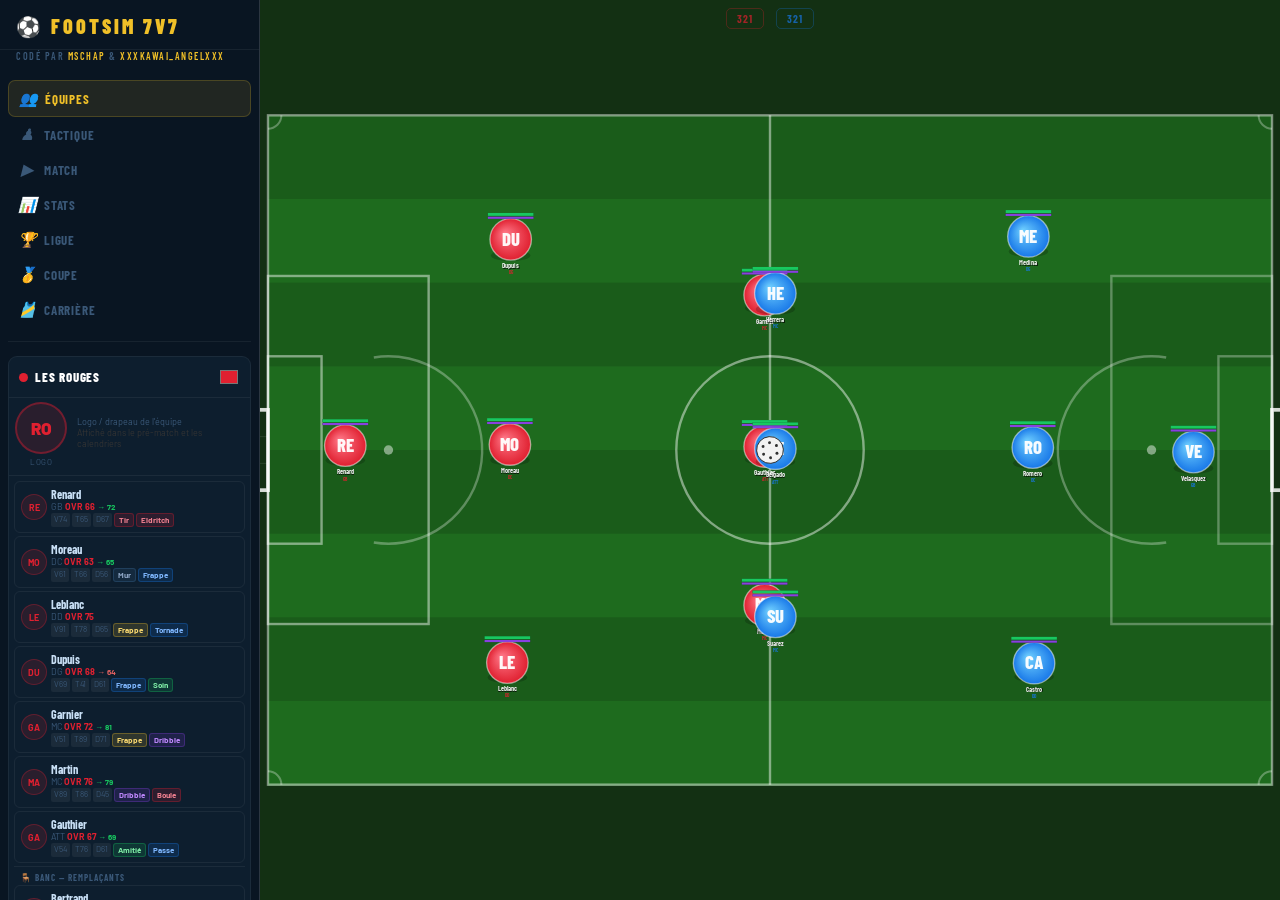
<file: mnt/user-data/outputs/game/index.html>
<!DOCTYPE html>
<html lang="fr">
<head>
<meta charset="UTF-8">
<meta name="viewport" content="width=device-width, initial-scale=1.0, maximum-scale=1.0, user-scalable=no, viewport-fit=cover">
<meta name="apple-mobile-web-app-capable" content="yes">
<meta name="apple-mobile-web-app-status-bar-style" content="black-translucent">
<meta name="mobile-web-app-capable" content="yes">
<meta name="theme-color" content="#050e1a">
<title>FootSim Pro — 7v7</title>
<link rel="preconnect" href="https://fonts.googleapis.com">
<link rel="preconnect" href="https://fonts.gstatic.com" crossorigin>
<link href="https://fonts.googleapis.com/css2?family=Barlow+Condensed:wght@400;600;700;800;900&family=Barlow:wght@400;500;600&display=swap" rel="stylesheet">
<style>
*{box-sizing:border-box;margin:0;padding:0;-webkit-tap-highlight-color:transparent;-webkit-touch-callout:none}
:root{
  --dark:#050e1a;--panel:#091522;--card:#0d1e2e;
  --b1:rgba(255,255,255,0.06);--b2:rgba(255,255,255,0.14);
  --text:#c8dff5;--muted:#3a5878;
  --gold:#f0c028;--red:#e02030;--blue:#1878e8;--green:#18c860;--purple:#8840e0;
  --sidebar:260px;
}
html,body{height:100%;background:var(--dark);color:var(--text);font-family:'Barlow',sans-serif;overflow:hidden;-webkit-overflow-scrolling:touch}

/* ── LAYOUT ── */
#app{display:flex;height:100vh;height:100dvh;width:100vw;user-select:none;-webkit-user-select:none;touch-action:manipulation;overflow:hidden}
#sidebar{width:var(--sidebar);flex-shrink:0;background:var(--panel);border-right:1px solid var(--b2);display:flex;flex-direction:column;overflow:hidden}
#main{flex:1;display:flex;flex-direction:column;overflow:hidden;min-width:0}

/* ── MOBILE LAYOUT: stack sidebar below canvas ── */
@media(max-width:600px){
  :root{--sidebar:100%}
  #app{flex-direction:column}
  #sidebar{width:100%;flex:1;border-right:none;border-top:1px solid var(--b2);order:2;min-height:0}
  #main{order:1;flex:0 0 auto;height:42vw;min-height:160px;max-height:55vh}
  #canvas-wrap{height:100%}
  .snav{flex-direction:row;padding:4px;overflow-x:auto;gap:2px;flex-shrink:0}
  .ntab{font-size:10px;padding:6px 8px;flex-direction:column;gap:2px;min-width:48px;letter-spacing:0}
  .ntab i{font-size:18px;width:auto}
  .spage{padding:6px}
  .btn{min-height:36px;padding:6px 10px}
  .modal{width:calc(100vw - 16px);max-height:80dvh;overflow-y:auto}
  .htoverlay>div{max-height:80dvh;overflow-y:auto}
}

/* ── SIDEBAR HEADER ── */
.slogo{font-family:'Barlow Condensed',sans-serif;font-weight:900;font-size:20px;letter-spacing:3px;color:var(--gold);text-transform:uppercase;padding:14px 16px 10px;border-bottom:1px solid var(--b1)}
.snav{display:flex;flex-direction:column;padding:8px}
.ntab{display:flex;align-items:center;gap:8px;padding:8px 10px;border-radius:7px;font-family:'Barlow Condensed',sans-serif;font-size:13px;font-weight:700;letter-spacing:.8px;cursor:pointer;border:none;background:none;color:var(--muted);text-transform:uppercase;transition:all .12s;width:100%}
.ntab:hover{background:rgba(255,255,255,0.04);color:var(--text)}
.ntab.on{background:rgba(240,192,40,0.1);color:var(--gold);border:1px solid rgba(240,192,40,0.2)}
.ntab i{font-size:15px;width:18px;text-align:center}
.sdivider{height:1px;background:var(--b1);margin:6px 8px}

/* ── SIDEBAR CONTENT ── */
.spage{display:none;flex:1;overflow-y:auto;overflow-x:hidden;padding:8px}
.spage.on{display:block}

/* ── MATCH SIDEBAR ── */
.match-hud{background:var(--card);border:1px solid var(--b2);border-radius:10px;padding:12px;margin-bottom:8px}
.score-row{display:flex;align-items:center;justify-content:center;gap:8px;margin-bottom:8px}
.team-score-blk{display:flex;flex-direction:column;align-items:center;flex:1}
.tsn{font-family:'Barlow Condensed',sans-serif;font-size:10px;font-weight:700;letter-spacing:1.5px;color:var(--muted);text-transform:uppercase;text-align:center;line-height:1.2}
.tsc{font-family:'Barlow Condensed',sans-serif;font-size:44px;font-weight:900;line-height:1}
.score-mid{display:flex;flex-direction:column;align-items:center;gap:3px}
.clock{font-family:'Barlow Condensed',sans-serif;font-size:15px;font-weight:700;color:var(--gold);background:rgba(240,192,40,.1);border:1px solid rgba(240,192,40,.2);padding:3px 10px;border-radius:5px;letter-spacing:1px}
.dash{font-size:14px;color:var(--muted)}
.phase-badge{font-family:'Barlow Condensed',sans-serif;font-size:9px;letter-spacing:1.5px;color:var(--muted);text-transform:uppercase;text-align:center}
.posbar-wrap{margin-top:8px}
.posbar-track{height:5px;background:rgba(255,255,255,0.08);border-radius:3px;overflow:hidden;margin:4px 0}
.posbar-fill{height:100%;border-radius:3px;transition:width .5s}
.posbar-lbls{display:flex;justify-content:space-between}
.poslbl{font-family:'Barlow Condensed',sans-serif;font-size:10px;font-weight:700}
.stat-grid{display:grid;grid-template-columns:1fr auto 1fr;gap:3px 8px;margin-top:6px}
.sg-left{text-align:right;font-size:11px;font-weight:600;color:var(--text)}
.sg-mid{font-size:9px;color:var(--muted);font-weight:700;letter-spacing:.5px;text-transform:uppercase;text-align:center}
.sg-right{text-align:left;font-size:11px;font-weight:600;color:var(--text)}

/* TICKER */
.ticker{background:rgba(0,0,0,.3);border:1px solid var(--b1);border-radius:7px;padding:7px 10px;min-height:34px;display:flex;align-items:center;gap:6px;margin-bottom:8px}
.tdot{width:6px;height:6px;border-radius:50%;flex-shrink:0;animation:blink 1.4s infinite}
@keyframes blink{0%,100%{opacity:1}50%{opacity:.1}}
.tmsg{font-family:'Barlow Condensed',sans-serif;font-size:12px;font-weight:600;letter-spacing:.2px;line-height:1.3}

/* LOG */
.log-title{font-family:'Barlow Condensed',sans-serif;font-size:10px;font-weight:700;letter-spacing:1.5px;color:var(--muted);text-transform:uppercase;margin-bottom:4px}
.log-box{background:rgba(0,0,0,.25);border:1px solid var(--b1);border-radius:7px;overflow-y:auto;max-height:220px;padding:6px}
.log-entry{font-size:11px;padding:3px 0;border-bottom:1px solid var(--b1);color:var(--text);line-height:1.3}
.log-entry:last-child{border:none}
.log-entry b{font-weight:700}

/* CTRL */
.ctrl-row{display:flex;gap:5px;flex-wrap:wrap;margin-bottom:6px}
.btn{padding:6px 12px;border-radius:6px;border:1px solid var(--b2);background:transparent;color:var(--text);font-family:'Barlow Condensed',sans-serif;font-size:12px;font-weight:700;letter-spacing:.7px;cursor:pointer;display:inline-flex;align-items:center;gap:4px;text-transform:uppercase;transition:all .1s;white-space:nowrap}
.btn:hover{background:rgba(255,255,255,.05)}
.btng{background:var(--gold);color:#05101c;border-color:var(--gold);font-weight:800}.btng:hover{background:#d8aa18}
.btnr{background:rgba(224,32,48,.12);color:var(--red);border-color:rgba(224,32,48,.3)}.btnr:hover{background:rgba(224,32,48,.2)}
.spd-row{display:flex;align-items:center;gap:7px;font-family:'Barlow Condensed',sans-serif;font-size:11px;font-weight:700;letter-spacing:.8px;text-transform:uppercase;color:var(--muted)}
.spd-row input{flex:1;accent-color:var(--gold)}
.spd-row span{color:#fff;font-size:12px;min-width:24px}

/* ── SETUP SIDEBAR ── */
.team-blk{background:var(--card);border:1px solid var(--b1);border-radius:9px;overflow:hidden;margin-bottom:8px}
.team-hd{display:flex;align-items:center;gap:7px;padding:9px 10px;border-bottom:1px solid var(--b1)}
.tname{background:none;border:none;color:#fff;font-family:'Barlow Condensed',sans-serif;font-size:13px;font-weight:800;letter-spacing:.8px;text-transform:uppercase;flex:1;outline:none;min-width:0}
.tname:focus{border-bottom:1px solid var(--gold)}
input[type=color]{width:22px;height:22px;border:none;background:none;cursor:pointer;padding:0;border-radius:3px;flex-shrink:0}
.tdot2{width:9px;height:9px;border-radius:50%;flex-shrink:0}
.plist{padding:5px}
.prow{display:flex;align-items:center;gap:6px;padding:5px 6px;border:1px solid var(--b1);border-radius:6px;margin-bottom:3px;cursor:pointer;transition:background .1s}
.prow:hover{background:rgba(255,255,255,.04);border-color:var(--b2)}
.av{border-radius:50%;display:flex;align-items:center;justify-content:center;overflow:hidden;flex-shrink:0;border:1.5px solid}
.av img{width:100%;height:100%;object-fit:cover;border-radius:50%}
.pi{flex:1;min-width:0}
.pn{font-family:'Barlow Condensed',sans-serif;font-size:12px;font-weight:700;white-space:nowrap;overflow:hidden;text-overflow:ellipsis}
.pp{font-size:9px;color:var(--muted)}
.sm{display:flex;gap:2px;margin-top:1px;flex-wrap:wrap}
.sb{font-size:8px;padding:1px 3px;border-radius:2px;background:rgba(255,255,255,.06);color:var(--muted)}
.chip{font-size:8px;padding:1px 4px;border-radius:3px;font-weight:700}
.cf{background:rgba(224,32,48,.15);color:#f08090;border:1px solid rgba(224,32,48,.3)}
.ci{background:rgba(24,120,232,.15);color:#80b8ff;border:1px solid rgba(24,120,232,.3)}
.ct{background:rgba(240,192,40,.15);color:#f8d870;border:1px solid rgba(240,192,40,.3)}
.ch{background:rgba(24,200,96,.15);color:#80f0a8;border:1px solid rgba(24,200,96,.3)}
.cte{background:rgba(136,64,224,.15);color:#c088ff;border:1px solid rgba(136,64,224,.3)}
.cs{background:rgba(64,112,160,.15);color:#90a8c8;border:1px solid rgba(64,112,160,.3)}

/* TACTICS */
.sc{border:1px solid var(--b1);border-radius:7px;padding:8px;cursor:pointer;transition:all .1s;margin-bottom:6px}
.sc:hover{border-color:var(--b2);background:rgba(255,255,255,.03)}
.sc.sel{border-color:var(--gold);background:rgba(240,192,40,.06)}
.st{font-family:'Barlow Condensed',sans-serif;font-size:13px;font-weight:700}
.sd{font-size:10px;color:var(--muted);margin-top:2px}
.sbar-row{display:flex;gap:7px;margin-top:6px}
.sbar-w{flex:1}
.sbar-lbl{font-size:9px;color:var(--muted);font-weight:700;letter-spacing:.5px;text-transform:uppercase;margin-bottom:2px}
.sbar-track{height:3px;background:rgba(255,255,255,.1);border-radius:2px}
.sbar-fill{height:100%;border-radius:2px}

/* STATS */
.stat-section-title{font-family:'Barlow Condensed',sans-serif;font-size:11px;font-weight:700;letter-spacing:1.5px;color:var(--muted);text-transform:uppercase;margin:10px 0 5px;display:flex;align-items:center;gap:6px}
.stat-section-title::before{content:'';flex:1;height:1px;background:var(--b1)}
.pstat-card{background:var(--card);border:1px solid var(--b1);border-radius:7px;padding:8px;margin-bottom:5px}
.pstat-top{display:flex;align-items:center;gap:7px;margin-bottom:5px}
.pstat-name{font-family:'Barlow Condensed',sans-serif;font-size:12px;font-weight:700}
.pstat-pos{font-size:9px;color:var(--muted)}
.pstat-bar-row{display:flex;align-items:center;gap:5px;margin-bottom:2px}
.pstat-bar-lbl{font-size:8px;color:var(--muted);width:14px;font-weight:700}
.pstat-bar-track{flex:1;height:3px;background:rgba(255,255,255,.1);border-radius:2px}
.pstat-bar-fill{height:100%;border-radius:2px}
.pstat-val{font-size:8px;color:var(--muted);min-width:18px;text-align:right}
.pstat-badges{display:flex;gap:3px;flex-wrap:wrap;margin-top:4px}
.mbdg{font-size:8px;padding:1px 5px;border-radius:3px;font-weight:700}
.mg{background:rgba(24,200,96,.15);color:var(--green)}
.ms{background:rgba(255,255,255,.07);color:var(--muted)}
.msp{background:rgba(136,64,224,.15);color:#c090ff}

/* ── MAIN AREA ── */
#canvas-wrap{flex:1;position:relative;overflow:hidden;touch-action:none}
#cvs{display:block;width:100%;height:100%;touch-action:none}
canvas{display:block;width:100%;height:100%}

/* ── MODAL ── */
.moverlay{position:fixed;inset:0;background:rgba(0,0,0,.82);display:none;align-items:flex-start;justify-content:center;z-index:999;padding-top:40px;backdrop-filter:blur(5px)}
.moverlay.on{display:flex}
.modal{background:var(--card);border:1px solid var(--b2);border-radius:12px;padding:16px;width:360px;max-height:88vh;overflow-y:auto}
.mhd{display:flex;justify-content:space-between;align-items:center;margin-bottom:12px;padding-bottom:10px;border-bottom:1px solid var(--b1)}
.mttl{font-family:'Barlow Condensed',sans-serif;font-size:16px;font-weight:800;letter-spacing:1px;text-transform:uppercase}
.mcls{background:none;border:none;color:var(--muted);cursor:pointer;font-size:20px;line-height:1;padding:2px 6px;border-radius:4px}
.mcls:hover{color:#fff;background:rgba(255,255,255,.08)}
.inp{background:rgba(255,255,255,.05);border:1px solid var(--b2);border-radius:5px;color:#fff;font-family:'Barlow',sans-serif;font-size:16px;padding:5px 8px;width:100%;outline:none;-webkit-appearance:none;appearance:none}
.inp:focus{border-color:var(--gold)}
select.inp{background:#0d1e2e;color:#fff;font-size:16px}
select.inp option{background:#0d1e2e;color:#fff}
.lbl{font-family:'Barlow Condensed',sans-serif;font-size:10px;color:var(--muted);font-weight:700;letter-spacing:.8px;text-transform:uppercase;width:70px;flex-shrink:0}
.frow{display:flex;align-items:center;gap:7px;margin-bottom:6px}
.rrow{display:flex;align-items:center;gap:7px;flex:1}
.rrow input[type=range]{flex:1;accent-color:var(--gold)}
.rv{font-size:11px;font-weight:700;color:#fff;min-width:22px;text-align:right}
.slbl{font-family:'Barlow Condensed',sans-serif;font-size:10px;font-weight:700;letter-spacing:1px;color:var(--muted);text-transform:uppercase;margin:9px 0 5px}

/* SCROLLBAR */
::-webkit-scrollbar{width:4px}::-webkit-scrollbar-track{background:transparent}::-webkit-scrollbar-thumb{background:var(--b2);border-radius:2px}

/* HALFTIME MODAL */
.htoverlay{position:fixed;inset:0;background:rgba(0,0,0,.88);display:none;align-items:flex-start;justify-content:center;z-index:998;padding-top:20px;backdrop-filter:blur(6px);overflow-y:auto}
.htoverlay.on{display:flex}
.htmodal{background:var(--card);border:1px solid var(--b2);border-radius:14px;padding:18px;width:480px;max-width:96vw}
.ht-title{font-family:'Barlow Condensed',sans-serif;font-size:22px;font-weight:900;letter-spacing:2px;text-transform:uppercase;color:var(--gold);text-align:center;margin-bottom:4px}
.ht-score{font-family:'Barlow Condensed',sans-serif;font-size:36px;font-weight:900;text-align:center;margin-bottom:14px;letter-spacing:4px}
.ht-teams{display:grid;grid-template-columns:1fr 1fr;gap:10px;margin-bottom:14px}
.ht-team{background:var(--panel);border:1px solid var(--b1);border-radius:9px;padding:10px}
.ht-team-hd{font-family:'Barlow Condensed',sans-serif;font-size:11px;font-weight:800;letter-spacing:1.5px;text-transform:uppercase;margin-bottom:8px;display:flex;align-items:center;gap:6px}
.ht-prow{display:flex;align-items:center;gap:5px;padding:4px 5px;border-radius:5px;cursor:pointer;border:1px solid transparent;margin-bottom:2px;transition:all .1s}
.ht-prow:hover{background:rgba(255,255,255,.04);border-color:var(--b2)}
.ht-prow.sel-bench{border-color:var(--gold);background:rgba(240,192,40,.1)}
.ht-prow.sel-target{border-color:var(--green);background:rgba(24,200,96,.08)}
.ht-pname{font-family:'Barlow Condensed',sans-serif;font-size:11px;font-weight:700;flex:1;white-space:nowrap;overflow:hidden;text-overflow:ellipsis}
.ht-pos{font-size:8px;color:var(--muted);font-weight:700;min-width:22px}
.ht-hpbar{flex:1;height:4px;background:rgba(255,255,255,.1);border-radius:2px;overflow:hidden;max-width:44px}
.ht-hpfill{height:100%;border-radius:2px}
.ht-bench-sep{font-family:'Barlow Condensed',sans-serif;font-size:9px;font-weight:700;letter-spacing:1.2px;text-transform:uppercase;color:var(--muted);margin:6px 0 3px;padding-top:5px;border-top:1px solid var(--b1)}
.ht-strat{margin-top:8px}
.ht-strat-lbl{font-family:'Barlow Condensed',sans-serif;font-size:9px;font-weight:700;letter-spacing:1px;color:var(--muted);text-transform:uppercase;margin-bottom:4px}
.ht-sc{display:flex;align-items:center;gap:5px;padding:4px 6px;border-radius:5px;border:1px solid var(--b1);cursor:pointer;margin-bottom:3px;transition:all .1s}
.ht-sc:hover{border-color:var(--b2);background:rgba(255,255,255,.03)}
.ht-sc.sel{border-color:var(--gold);background:rgba(240,192,40,.07)}
.ht-sc-n{font-family:'Barlow Condensed',sans-serif;font-size:11px;font-weight:700}
.ht-sc-d{font-size:9px;color:var(--muted)}

/* FORMATION OVERLAY on canvas */
.form-overlay{position:absolute;top:8px;left:50%;transform:translateX(-50%);display:flex;gap:12px;pointer-events:none}
.form-tag{font-family:'Barlow Condensed',sans-serif;font-size:11px;font-weight:700;letter-spacing:1px;padding:3px 10px;border-radius:5px;border:1px solid;text-transform:uppercase;opacity:.7}

input[type=range]::-webkit-slider-thumb{-webkit-appearance:none;width:14px;height:14px;border-radius:50%;background:#fff;cursor:pointer;box-shadow:0 1px 4px rgba(0,0,0,.5);margin-top:-5px}
input[type=range]::-moz-range-thumb{width:14px;height:14px;border-radius:50%;background:#fff;cursor:pointer;border:none;box-shadow:0 1px 4px rgba(0,0,0,.5)}
input[type=range]::-webkit-slider-runnable-track{height:4px;border-radius:2px}
input[type=range]:focus{outline:none}
</style>
</head>
<body>
<div id="app">

<!-- ══════════════════ SIDEBAR ══════════════════ -->
<div id="sidebar">
  <div class="slogo">⚽ FootSim 7v7</div>
  <div style="padding:0 16px 10px;font-family:'Barlow Condensed',sans-serif;font-size:10px;font-weight:600;letter-spacing:1.5px;color:var(--muted);text-transform:uppercase">Codé par <span style="color:var(--gold)">Mschap</span> &amp; <span style="color:var(--gold)">xxxkawai_angelxxx</span></div>

  <div class="snav">
    <button class="ntab on" onclick="nav('setup')"><i>👥</i> Équipes</button>
    <button class="ntab" onclick="nav('tactic')"><i>♟</i> Tactique</button>
    <button class="ntab" onclick="navMatch()"><i>▶</i> Match</button>
    <button class="ntab" onclick="nav('stats')"><i>📊</i> Stats</button>
    <button class="ntab" onclick="nav('league')"><i>🏆</i> Ligue</button>
    <button class="ntab" onclick="nav('cup')"><i>🥇</i> Coupe</button>
    <button class="ntab" onclick="nav('career')"><i>🎽</i> Carrière</button>
  </div>
  <div class="sdivider"></div>

  <!-- CAREER PAGE -->
  <div id="sp-career" class="spage">
    <div id="career-out" style="padding:4px"><div style="color:var(--muted);font-size:11px;padding:8px">Chargement…</div></div>
    <div id="career-footer-btns" style="display:none;padding:4px;gap:4px">
      <button class="btn" id="btn-abandon" style="flex:1;justify-content:center;font-size:10px;color:#e06060;border-color:#e0606044">✕ Abandonner</button>
      <button class="btn" id="btn-restart" style="flex:1;justify-content:center;font-size:10px">↺ Recommencer</button>
      <button class="btn" id="btn-rescue" style="flex:1;justify-content:center;font-size:10px;color:#f0c028;border-color:#f0c02844">🔧 Réparer</button>
    </div>
  </div>

  <!-- CUP PAGE -->
  <div id="sp-cup" class="spage">
    <div id="cup-out" style="padding:4px"><div style="color:var(--muted);font-size:11px;padding:8px">Chargement…</div></div>
  </div>

  <!-- LEAGUE PAGE -->
  <div id="sp-league" class="spage">
    <div id="league-out" style="padding:4px"><div style="color:var(--muted);font-size:11px;padding:8px">Chargement…</div></div>
  </div>

  <!-- SETUP PAGE -->
  <div id="sp-setup" class="spage on">
    <div id="tblk0"></div>
    <div id="tblk1"></div>
    <div style="display:grid;grid-template-columns:1fr 1fr;gap:4px;margin-top:4px">
      <button class="btn" style="justify-content:center;font-size:10px" onclick="saveTeamToRoster(0)" title="Sauvegarder Rouges">💾 Sauv. Rouges</button>
      <button class="btn" style="justify-content:center;font-size:10px" onclick="saveTeamToRoster(1)" title="Sauvegarder Bleus">💾 Sauv. Bleus</button>
      <button class="btn" style="justify-content:center;font-size:10px" onclick="const idx=savedTeams.findIndex(t=>t.name===teams[0].name);if(idx>=0)exportTeamJSON(idx);else{saveTeamToRoster(0);setTimeout(()=>{const i=savedTeams.findIndex(t=>t.name===teams[0].name);if(i>=0)exportTeamJSON(i);},100);}" title="Exporter Rouges en JSON">📤 Export Rouges</button>
      <button class="btn" style="justify-content:center;font-size:10px;font-size:10px" onclick="const idx=savedTeams.findIndex(t=>t.name===teams[1].name);if(idx>=0)exportTeamJSON(idx);else{saveTeamToRoster(1);setTimeout(()=>{const i=savedTeams.findIndex(t=>t.name===teams[1].name);if(i>=0)exportTeamJSON(i);},100);}" title="Exporter en JSON">📤 Bleus</button>
      <button class="btn" style="justify-content:center;font-size:10px;color:#69f0ae" onclick="importTeamJSON(0)" title="Importer JSON → Rouges">⬆ Import Rouges</button>
      <button class="btn" style="justify-content:center;font-size:10px;color:#69f0ae" onclick="importTeamJSON(1)" title="Importer JSON → Bleus">⬆ Import Bleus</button>
    </div>
    <div style="background:var(--panel);border:1px solid var(--b1);border-radius:10px;padding:10px 14px;margin:8px 0">
      <div style="font-size:11px;font-weight:700;letter-spacing:2px;color:var(--gold);margin-bottom:6px;text-transform:uppercase">Instructions individuelles</div>
      <div id="player-roles-0" style="margin-bottom:6px"></div>
      <div id="player-roles-1"></div>
    </div>
    <button class="btn btng" style="width:100%;justify-content:center;margin-top:4px" onclick="goMatch()">▶ Lancer le match</button>
  </div>

  <!-- TACTIC PAGE -->
  <div id="sp-tactic" class="spage">
    <div id="tac0"></div>
    <div id="tac1"></div>
    <div style="background:var(--panel);border:1px solid var(--b1);border-radius:10px;padding:10px 14px;margin:8px 0">
      <div style="font-size:11px;font-weight:700;letter-spacing:2px;color:var(--gold);margin-bottom:8px;text-transform:uppercase">Réglages tactiques</div>
      <div id="tac-sliders-0" style="margin-bottom:10px"></div>
      <div id="tac-sliders-1"></div>
    </div>
    <div style="background:var(--panel);border:1px solid var(--b1);border-radius:10px;padding:10px 14px;margin:8px 0">
      <div style="font-size:11px;font-weight:700;letter-spacing:2px;color:var(--gold);margin-bottom:6px;text-transform:uppercase">Instructions individuelles</div>
      <div id="player-roles-0" style="margin-bottom:6px"></div>
      <div id="player-roles-1"></div>
    </div>
    <button class="btn btng" style="width:100%;justify-content:center;margin-top:4px" onclick="goMatch()">▶ Lancer le match</button>
  </div>

  <!-- MATCH PAGE -->
  <div id="sp-match" class="spage">
    <div class="match-hud">
      <div class="score-row">
        <div class="team-score-blk">
          <div class="tsn" id="hn0"><span id="hicon0" style="margin-right:3px"></span>Équipe A</div>
          <div class="tsc" id="hs0" style="color:var(--red)">0</div>
        </div>
        <div class="score-mid">
          <div class="clock" id="hclock">0'</div>
          <div class="dash">—</div>
          <div class="phase-badge" id="hphase">KICKOFF</div>
        </div>
        <div class="team-score-blk">
          <div class="tsn" id="hn1"><span id="hicon1" style="margin-right:3px"></span>Équipe B</div>
          <div class="tsc" id="hs1" style="color:var(--blue)">0</div>
        </div>
      </div>
      <div class="posbar-wrap">
        <div class="posbar-track"><div class="posbar-fill" id="posbar" style="width:50%;background:var(--red)"></div></div>
        <div class="posbar-lbls">
          <div class="poslbl" id="pos0" style="color:var(--red)">50%</div>
          <div class="poslbl" style="color:var(--muted);font-size:9px">POSSESSION</div>
          <div class="poslbl" id="pos1" style="color:var(--blue)">50%</div>
        </div>
      </div>
      <div class="stat-grid" style="margin-top:8px">
        <div class="sg-left" id="sh0">0</div><div class="sg-mid">Tirs</div><div class="sg-right" id="sh1">0</div>
        <div class="sg-left" id="tk0">0</div><div class="sg-mid">Tacles</div><div class="sg-right" id="tk1">0</div>
        <div class="sg-left" id="co0">0</div><div class="sg-mid">Corners</div><div class="sg-right" id="co1">0</div>
        <div class="sg-left" id="fo0">0</div><div class="sg-mid">Fautes</div><div class="sg-right" id="fo1">0</div>
      </div>
    </div>

    <div class="ticker"><div class="tdot" id="tdot" style="background:var(--green)"></div><div class="tmsg" id="tmsg">Prêt pour le coup d'envoi</div></div>

    <div id="inj-panel" style="display:none;margin-bottom:8px"></div>

    <div class="ctrl-row">
      <button class="btn" onclick="navBack()" style="padding:6px 8px" title="Retour">←</button>
      <button class="btn btng" id="mbtn" onclick="handleMatchBtn()" style="flex:1;justify-content:center">▶ Démarrer</button>
      <button class="btn" id="resume-rescue" onclick="forceResumeMatch()" style="padding:6px 8px;display:none;border-color:#69f0ae;color:#69f0ae" title="Reprendre le match en conservant le score">▶▶</button>
      <button class="btn" onclick="resetMatch();showPreMatch()" style="padding:6px 8px" title="Recommencer">↺</button>
      <div id="tac-btns" style="display:none;flex-direction:column;gap:3px;margin-top:6px;width:100%">
        <div style="font-size:8px;font-weight:700;letter-spacing:1px;color:var(--muted);text-transform:uppercase;margin-bottom:2px">Tactique temps réel</div>
        <div style="display:flex;gap:3px">
          <button id="tacb-press"  onclick="setTacMode(_tacTi,'press')"  style="flex:1;font-size:9px;padding:4px;background:var(--card);border:1px solid var(--b1);color:var(--text);border-radius:5px;cursor:pointer;transition:all .15s">⬆ Pressing</button>
          <button id="tacb-defend" onclick="setTacMode(_tacTi,'defend')" style="flex:1;font-size:9px;padding:4px;background:var(--card);border:1px solid var(--b1);color:var(--text);border-radius:5px;cursor:pointer;transition:all .15s">🛡 Défense</button>
          <button id="tacb-attack" onclick="setTacMode(_tacTi,'attack')" style="flex:1;font-size:9px;padding:4px;background:var(--card);border:1px solid var(--b1);color:var(--text);border-radius:5px;cursor:pointer;transition:all .15s">⚡ Attaque</button>
          <button id="tacb-reset"  onclick="setTacMode(_tacTi,null)"     style="flex:1;font-size:9px;padding:4px;background:var(--card);border:1px solid var(--b1);color:var(--muted);border-radius:5px;cursor:pointer;transition:all .15s">↺</button>
        </div>
        <div style="display:flex;gap:3px;align-items:center;margin-top:2px">
          <span style="font-size:8px;color:var(--muted)">Équipe</span>
          <button id="tacteam-0" onclick="setTacTi(0)" style="flex:1;font-size:8px;padding:3px;background:rgba(224,32,48,0.35);border:1px solid rgba(224,32,48,0.6);color:#fff;border-radius:4px;cursor:pointer">Rouges</button>
          <button id="tacteam-1" onclick="setTacTi(1)" style="flex:1;font-size:8px;padding:3px;background:var(--card);border:1px solid var(--b1);color:var(--muted);border-radius:4px;cursor:pointer">Bleus</button>
        </div>
        <div id="tac-lbl" style="font-size:8px;color:var(--gold);text-align:center;min-height:10px;font-style:italic"></div>
      </div>
    </div>
    <div class="spd-row" style="margin-bottom:8px">
      Vitesse
      <input type="range" min="1" max="8" value="3" step="1" id="spd" oninput="setSpd(this.value)" style="flex:1">
      <span id="spdv">×3</span>
    </div>

    <div style="display:flex;align-items:center;gap:6px;margin-bottom:6px">
      <button class="btn" id="gifBtn" onclick="toggleGifRecord()" style="flex:1;justify-content:center;font-size:11px">🎬 Enregistrer la mi-temps en GIF</button>
      <span id="gifStatus" style="font-size:9px;color:var(--muted);min-width:54px;text-align:right"></span>
    </div>
    <div id="gif-progress-wrap" style="display:none;position:fixed;left:50%;bottom:18px;transform:translateX(-50%);z-index:99999;background:var(--dark);border:1px solid var(--gold);border-radius:10px;padding:10px 16px;box-shadow:0 6px 30px rgba(0,0,0,.6);min-width:240px;pointer-events:none">
      <div style="font-size:10px;color:var(--text);margin-bottom:5px;text-align:center" id="gif-progress-lbl">Génération du GIF…</div>
      <div style="height:6px;background:var(--panel);border-radius:3px;overflow:hidden"><div id="gif-progress-bar" style="height:100%;width:0%;background:var(--gold);transition:width .15s"></div></div>
    </div>

    <div style="display:flex;align-items:center;justify-content:space-between;margin-bottom:2px">
      <div class="log-title" style="margin-bottom:0">Journal du match</div>
      <button id="log-copy-btn" onclick="copyMatchLog()" style="background:none;border:1px solid var(--b1);border-radius:5px;color:var(--muted);font-size:9px;padding:2px 7px;cursor:pointer;letter-spacing:.5px">📋 Copier</button>
    </div>
    <div id="live-status" style="display:none;margin-bottom:6px;background:var(--panel);border:1px solid var(--b1);border-radius:8px;padding:6px 8px">
      <div style="font-size:8px;font-weight:700;letter-spacing:1px;color:var(--muted);text-transform:uppercase;margin-bottom:4px">État joueurs · HP · MP</div>
      <div id="live-p0" style="margin-bottom:2px"></div>
      <div id="live-p1"></div>
    </div>
    <div class="log-box" id="logbox"></div>
  </div>

  <!-- STATS PAGE -->
  <div id="sp-stats" class="spage">
    <div id="stats-out"></div>
  </div>
</div>

<!-- ══════════════════ MAIN CANVAS ══════════════════ -->
<div id="main">
  <div id="canvas-wrap">
    <canvas id="cvs"></canvas>
    <div class="form-overlay">
      <div class="form-tag" id="ftag0" style="color:var(--red);border-color:rgba(224,32,48,.4)">3-2-1</div>
      <div class="form-tag" id="ftag1" style="color:var(--blue);border-color:rgba(24,120,232,.4)">3-2-1</div>
    </div>
  </div>
</div>

<!-- MODAL -->
<div class="moverlay" id="pmodal">
  <div class="modal">
    <div class="mhd"><div class="mttl" id="mttl">Joueur</div><button class="mcls" onclick="closeM()">✕</button></div>
    <div id="mcnt"></div>
  </div>
</div>

<!-- PRE-MATCH OVERLAY (FIFA-style) -->
<div class="htoverlay" id="prematch-modal">
  <div id="prematch-card" style="background:var(--dark);border:1px solid var(--b1);border-radius:14px;padding:0;overflow:hidden;max-width:340px;width:95vw;box-shadow:0 8px 40px rgba(0,0,0,.6)">
    <div id="prematch-content"></div>
  </div>
</div>
<div class="htoverlay" id="htmodal">
  <div class="htmodal">
    <div class="ht-title">⏸ Mi-Temps</div>
    <div class="ht-score" id="ht-score">0 — 0</div>
    <div id="ht-copy-panel"></div>
    <div id="ht-gif-panel"></div>
    <div class="ht-hint" style="font-family:'Barlow Condensed',sans-serif;font-size:10px;color:var(--muted);text-align:center;margin-bottom:12px;letter-spacing:.5px">
      Sélectionne un remplaçant (banc) puis un titulaire pour effectuer un changement
    </div>
    <div class="ht-teams" id="ht-teams"></div>
    <div id="ht-tactics-section" style="margin-top:6px"></div>
    <button class="btn btng" style="width:100%;justify-content:center;font-size:14px;padding:10px" onclick="resumeSecondHalf()">▶ Lancer la 2e mi-temps</button>
  </div>
</div>

<!-- SUB MODAL (mid-game) -->
<div class="moverlay" id="sub-modal">
  <div class="modal">
    <div class="mhd"><div class="mttl">🔄 Remplacement</div><button class="mcls" onclick="closeSubModal()">✕</button></div>
    <div id="subm-content"></div>
  </div>
</div>

<!-- DRAW / END-OF-MATCH MODAL -->
<div class="htoverlay" id="draw-modal">
  <div class="htmodal" style="max-width:320px;text-align:center">
    <div class="ht-title">⏱ Fin du temps réglementaire</div>
    <div class="ht-score" id="draw-score" style="margin-bottom:16px">0 — 0</div>
    <div style="font-size:11px;color:var(--muted);margin-bottom:14px;font-family:'Barlow Condensed',sans-serif">Match nul ! Que souhaitez-vous faire ?</div>
    <div style="display:flex;flex-direction:column;gap:7px">
      <button class="btn btng" style="justify-content:center;padding:10px;font-size:13px" onclick="chooseExtraTime()">⏱ Prolongations (2 × 15 min)</button>
      <button class="btn" style="justify-content:center;padding:10px;font-size:13px;border-color:var(--blue);color:var(--blue)" onclick="choosePenalties()">⚽ Tirs au but directs</button>
      <button class="btn" style="justify-content:center;padding:8px;font-size:11px;color:var(--muted)" onclick="acceptDraw()">✓ Résultat nul</button>
    </div>
  </div>
</div>

<!-- PENALTY SHOOTOUT OVERLAY -->
<div class="htoverlay" id="ps-overlay">
  <div class="htmodal" style="max-width:360px">
    <div class="ht-title">⚽ Tirs au But</div>
    <div style="display:flex;align-items:center;justify-content:center;gap:20px;margin:10px 0 14px">
      <div style="text-align:center">
        <div style="font-family:'Barlow Condensed',sans-serif;font-size:10px;font-weight:700;letter-spacing:1.5px;color:var(--muted);margin-bottom:4px" id="ps-n0">—</div>
        <div style="font-family:'Barlow Condensed',sans-serif;font-size:52px;font-weight:900;line-height:1" id="ps-s0">0</div>
        <div id="ps-kicks0" style="display:flex;flex-wrap:wrap;gap:2px;justify-content:center;margin-top:4px;min-height:22px"></div>
      </div>
      <div style="font-size:22px;color:var(--muted)">—</div>
      <div style="text-align:center">
        <div style="font-family:'Barlow Condensed',sans-serif;font-size:10px;font-weight:700;letter-spacing:1.5px;color:var(--muted);margin-bottom:4px" id="ps-n1">—</div>
        <div style="font-family:'Barlow Condensed',sans-serif;font-size:52px;font-weight:900;line-height:1" id="ps-s1">0</div>
        <div id="ps-kicks1" style="display:flex;flex-wrap:wrap;gap:2px;justify-content:center;margin-top:4px;min-height:22px"></div>
      </div>
    </div>
    <div style="text-align:center;min-height:52px;margin-bottom:12px">
      <div style="font-family:'Barlow Condensed',sans-serif;font-size:13px;font-weight:700;margin-bottom:6px" id="ps-kicker">—</div>
      <div style="font-family:'Barlow Condensed',sans-serif;font-size:22px;font-weight:900;min-height:28px" id="ps-result"></div>
    </div>
    <button class="btn btng" id="ps-kick-btn" style="width:100%;justify-content:center;font-size:14px;padding:10px" onclick="takePenaltyKick()">⚽ Tirer</button>
    <button class="btn btng" id="ps-close-btn" style="width:100%;justify-content:center;font-size:14px;padding:10px;display:none" onclick="closePSAndEnd()">✓ Voir les résultats</button>
  </div>
</div>

<script src="js/data.js"></script>
<script src="js/engine.js"></script>
<script src="js/ia.js"></script>
<script src="js/visual.js"></script>
<script src="js/ui.js"></script>
<script src="js/save.js"></script>
</body>
</html>
</file>
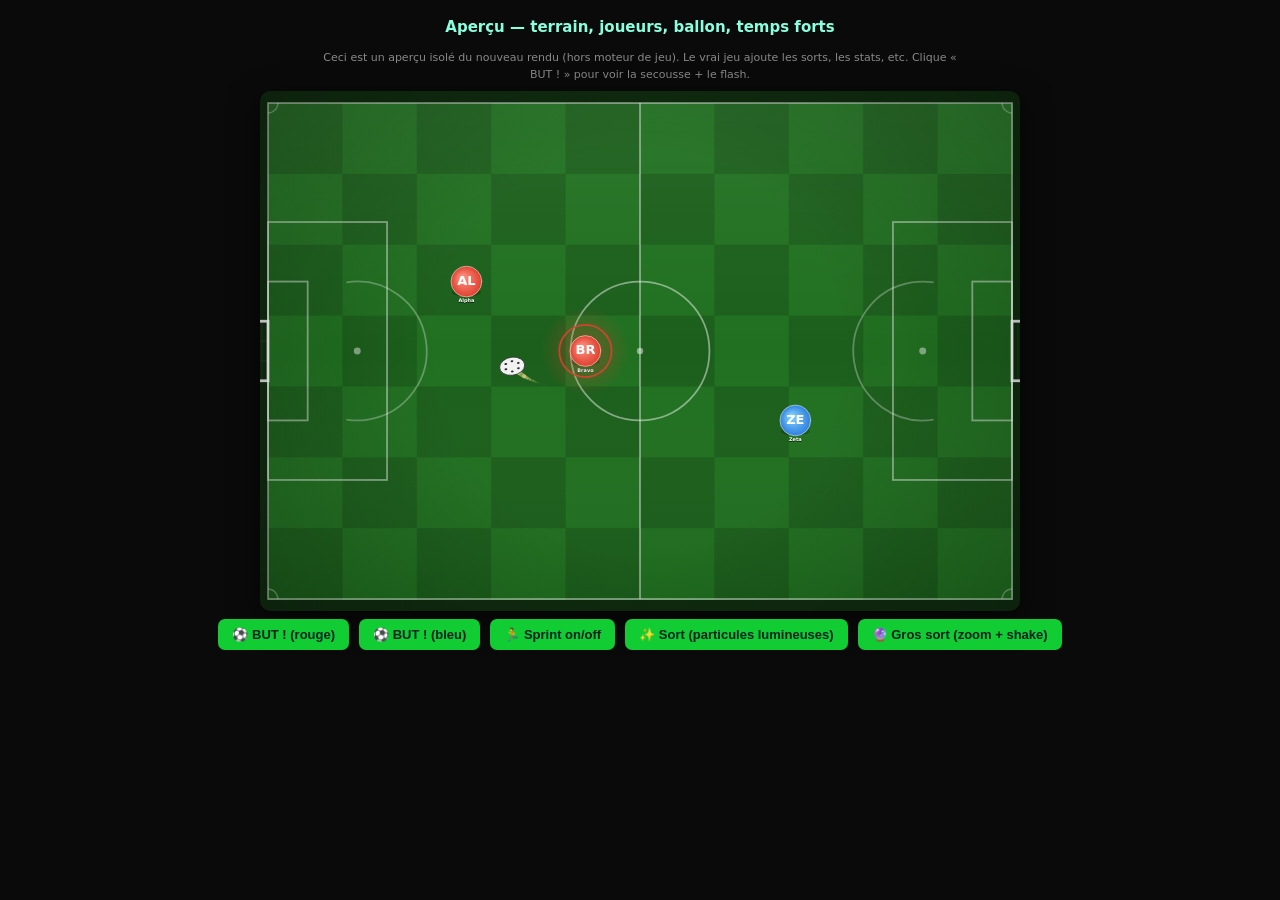
<file: preview_visuals.html>
<!DOCTYPE html>
<html lang="fr"><head><meta charset="utf-8"><title>Aperçu visuels Footsim</title>
<style>
  body{margin:0;background:#0a0a0a;font-family:system-ui,sans-serif;color:#ddd;display:flex;flex-direction:column;align-items:center;gap:8px;padding:12px}
  h1{font-size:15px;margin:6px 0;color:#8fd}
  #canvas-wrap{width:min(92vw,760px);height:min(62vw,520px);background:#000;border-radius:10px;overflow:hidden;box-shadow:0 8px 30px rgba(0,0,0,.6)}
  canvas{display:block}
  .row{display:flex;gap:10px;flex-wrap:wrap;justify-content:center}
  button{background:#1c3;border:none;color:#022;font-weight:700;padding:8px 14px;border-radius:7px;cursor:pointer;font-size:13px}
  button:hover{filter:brightness(1.1)}
  .hint{font-size:11px;color:#888;max-width:640px;text-align:center;line-height:1.5}
</style></head>
<body>
<h1>Aperçu — terrain, joueurs, ballon, temps forts</h1>
<div class="hint">Ceci est un aperçu isolé du nouveau rendu (hors moteur de jeu). Le vrai jeu ajoute les sorts, les stats, etc. Clique « BUT ! » pour voir la secousse + le flash.</div>
<div id="canvas-wrap"><canvas id="cvs"></canvas></div>
<div class="row">
  <button onclick="doGoal('#e0402f')">⚽ BUT ! (rouge)</button>
  <button onclick="doGoal('#2f7fe0')">⚽ BUT ! (bleu)</button>
  <button onclick="toggleSprint()">🏃 Sprint on/off</button>
  <button onclick="castSpell()">✨ Sort (particules lumineuses)</button>
  <button onclick="bigSpell()">🔮 Gros sort (zoom + shake)</button>
</div>
<script>
// ─── Constantes terrain (7v7) ───
let WW=75,WH=50, PCX=WW/2,PCY=WH/2, GY1=PCY-3,GY2=PCY+3, PSX=9, PA_W=12,PA_H=26;
const LINE='rgba(255,255,255,.46)';
const cvs=document.getElementById('cvs'), ctx=cvs.getContext('2d');
let _s=1,_ox=0,_oy=0;
const wx=x=>x*_s+_ox, wy=y=>y*_s+_oy, ws=v=>v*_s;
let _pitchCache=null,_pitchW=0,_pitchH=0;
function resize(){const wrap=document.getElementById('canvas-wrap');cvs.width=wrap.offsetWidth;cvs.height=wrap.offsetHeight;
  const m=8,sx=(cvs.width-m*2)/WW,sy=(cvs.height-m*2)/WH;_s=Math.min(sx,sy);_ox=(cvs.width-WW*_s)/2;_oy=(cvs.height-WH*_s)/2;_pitchCache=null;}
function lighten(hex,amt){const r=parseInt(hex.slice(1,3),16),g=parseInt(hex.slice(3,5),16),b=parseInt(hex.slice(5,7),16);return`rgb(${Math.min(255,r+255*amt)},${Math.min(255,g+255*amt)},${Math.min(255,b+255*amt)})`;}

function _buildPitchCache(){
  const oc=document.createElement('canvas');oc.width=cvs.width;oc.height=cvs.height;const c=oc.getContext('2d');
  c.fillStyle='#0f2a0f';c.fillRect(0,0,oc.width,oc.height);
  const cols=10,rows=7,cw=WW/cols,chh=WH/rows;
  for(let ix=0;ix<cols;ix++)for(let iy=0;iy<rows;iy++){c.fillStyle=(ix+iy)%2===0?'#1c5f1c':'#217021';c.fillRect(wx(ix*cw),wy(iy*chh),ws(cw)+1,ws(chh)+1);}
  const lg=c.createLinearGradient(0,wy(0),0,wy(WH));lg.addColorStop(0,'rgba(255,255,255,.05)');lg.addColorStop(.5,'rgba(255,255,255,0)');lg.addColorStop(1,'rgba(0,0,0,.06)');
  c.fillStyle=lg;c.fillRect(wx(0),wy(0),ws(WW),ws(WH));
  c.save();c.strokeStyle=LINE;c.lineWidth=ws(.18);
  c.strokeRect(wx(0),wy(0),ws(WW),ws(WH));
  c.beginPath();c.moveTo(wx(PCX),wy(0));c.lineTo(wx(PCX),wy(WH));c.stroke();
  c.beginPath();c.arc(wx(PCX),wy(PCY),ws(7),0,Math.PI*2);c.stroke();
  c.beginPath();c.arc(wx(PCX),wy(PCY),ws(.32),0,Math.PI*2);c.fillStyle=LINE;c.fill();
  [[0,true],[WW,false]].forEach(([gx,left])=>{
    c.strokeStyle=LINE;c.lineWidth=ws(.18);
    c.strokeRect(wx(left?0:WW-PA_W),wy(PCY-PA_H/2),ws(PA_W),ws(PA_H));
    c.strokeRect(wx(left?0:WW-4),wy(PCY-7),ws(4),ws(14));
    c.save();c.strokeStyle='rgba(255,255,255,.82)';c.lineWidth=ws(.28);const gw=2.4,gh=GY2-GY1;
    c.strokeRect(left?wx(-gw):wx(WW),wy(GY1),ws(gw),ws(gh));
    c.strokeStyle='rgba(255,255,255,.12)';c.lineWidth=ws(.06);
    for(let k=0;k<=3;k++){const ny=GY1+(gh/3)*k;c.beginPath();c.moveTo(left?wx(-gw):wx(WW),wy(ny));c.lineTo(left?wx(0):wx(WW),wy(ny));c.stroke();}
    for(let k=0;k<=4;k++){const nx=(left?-gw:WW)+(gw/4)*k;c.beginPath();c.moveTo(wx(nx),wy(GY1));c.lineTo(wx(nx),wy(GY2));c.stroke();}
    c.restore();
    c.beginPath();c.arc(wx(left?PSX:WW-PSX),wy(PCY),ws(.35),0,Math.PI*2);c.fillStyle=LINE;c.fill();
    c.beginPath();c.arc(wx(left?PSX:WW-PSX),wy(PCY),ws(7),left?-Math.PI*.55:Math.PI*.45,left?Math.PI*.55:Math.PI*1.55);c.strokeStyle='rgba(255,255,255,.3)';c.stroke();
  });
  [[0,0,0,Math.PI/2],[WW,0,Math.PI/2,Math.PI],[0,WH,-Math.PI/2,0],[WW,WH,Math.PI,-Math.PI/2]].forEach(([cx,cy,a1,a2])=>{c.beginPath();c.arc(wx(cx),wy(cy),ws(1),a1,a2);c.strokeStyle='rgba(255,255,255,.3)';c.lineWidth=ws(.15);c.stroke();});
  c.restore();
  const cx0=oc.width/2,cy0=oc.height/2,rad=Math.max(oc.width,oc.height)*.75;
  const vg=c.createRadialGradient(cx0,cy0,rad*.35,cx0,cy0,rad);vg.addColorStop(0,'rgba(0,0,0,0)');vg.addColorStop(1,'rgba(0,0,0,.28)');
  c.fillStyle=vg;c.fillRect(0,0,oc.width,oc.height);
  _pitchCache=oc;_pitchW=oc.width;_pitchH=oc.height;
}
function drawPitch(){if(!_pitchCache||_pitchW!==cvs.width||_pitchH!==cvs.height)_buildPitchCache();ctx.drawImage(_pitchCache,0,0);}
function drawShadow(x,y,r){ctx.save();ctx.globalAlpha=.2;ctx.fillStyle='#000';ctx.beginPath();ctx.ellipse(wx(x),wy(y+r*.7),ws(r*.95),ws(r*.28),0,0,Math.PI*2);ctx.fill();ctx.restore();}

// ─── Démo joueurs + ballon ───
let sprint=true;
const players=[
  {x:20,y:18,col:'#e0402f',name:'Alpha',pos:'DC',hasBall:false,_trail:[]},
  {x:32,y:25,col:'#e0402f',name:'Bravo',pos:'MC',hasBall:true,_trail:[]},
  {x:48,y:32,col:'#2f7fe0',name:'Zeta',pos:'ATT',hasBall:false,_trail:[]},
];
const ball={x:32,y:25,vx:0,vy:0,trail:[],spin:0};
let t0=performance.now();

function drawPlayer(p){
  const px=wx(p.x),py=wy(p.y),r=ws(1.55);
  drawShadow(p.x,p.y,1.55);
  const runSpd=Math.hypot(p.vx||0,p.vy||0);
  if(!p._trail)p._trail=[];
  if(runSpd>2.2){p._trail.push({x:px,y:py});if(p._trail.length>6)p._trail.shift();}else if(p._trail.length)p._trail.shift();
  if(runSpd>4.2&&p._trail.length>1){ctx.save();for(let i=0;i<p._trail.length-1;i++){const tr=p._trail[i];ctx.globalAlpha=(i/p._trail.length)*.30;ctx.fillStyle=p.col;ctx.beginPath();ctx.arc(tr.x,tr.y,r*(.5+.5*i/p._trail.length),0,Math.PI*2);ctx.fill();}ctx.restore();}
  if(p.hasBall){ctx.save();const pulse=.5+.5*Math.sin(performance.now()/1000*4);const r2=r*(2.4+pulse*.5);const grd=ctx.createRadialGradient(px,py,r*.5,px,py,r2);grd.addColorStop(0,p.col+'55');grd.addColorStop(1,p.col+'00');ctx.fillStyle=grd;ctx.beginPath();ctx.arc(px,py,r2,0,Math.PI*2);ctx.fill();ctx.globalAlpha=.55+pulse*.35;ctx.strokeStyle=p.col;ctx.lineWidth=ws(.18);ctx.beginPath();ctx.arc(px,py,r*1.7,0,Math.PI*2);ctx.stroke();ctx.restore();}
  ctx.beginPath();ctx.arc(px,py,r,0,Math.PI*2);const bg=ctx.createRadialGradient(px-r*.3,py-r*.3,0,px,py,r);bg.addColorStop(0,lighten(p.col,.35));bg.addColorStop(1,p.col);ctx.fillStyle=bg;ctx.fill();ctx.strokeStyle='rgba(255,255,255,.5)';ctx.lineWidth=ws(.1);ctx.stroke();
  ctx.fillStyle='#fff';ctx.font=`800 ${r*.85}px system-ui`;ctx.textAlign='center';ctx.textBaseline='middle';ctx.fillText(p.name.slice(0,2).toUpperCase(),px,py);
  ctx.font=`700 ${ws(.5)}px system-ui`;ctx.fillStyle='rgba(0,0,0,.7)';ctx.textBaseline='top';ctx.fillText(p.name,px,py+r+ws(.2));ctx.fillStyle='#fff';ctx.fillText(p.name,px,py+r+ws(.16));
}
function drawBall(){
  const b=ball,bx=wx(b.x),by=wy(b.y),r=ws(1.0),spd=Math.hypot(b.vx,b.vy),fast=Math.min(1,spd/6);
  for(let i=1;i<b.trail.length;i++){const a=(i/b.trail.length)*(.35+fast*.4),lw=(i/b.trail.length)*ws(.4)*(1+fast*.8);ctx.beginPath();ctx.moveTo(wx(b.trail[i-1].x),wy(b.trail[i-1].y));ctx.lineTo(wx(b.trail[i].x),wy(b.trail[i].y));ctx.strokeStyle=fast>.4?`rgba(255,235,150,${a})`:`rgba(255,255,255,${a})`;ctx.lineWidth=lw;ctx.lineCap='round';ctx.stroke();}
  drawShadow(b.x,b.y,.75);const now=Date.now()*.001;ctx.save();ctx.translate(bx,by);
  if(fast>.25&&spd>.01){const ang=Math.atan2(b.vy,b.vx);ctx.rotate(ang);ctx.scale(1+fast*.35,1-fast*.12);ctx.rotate(-ang);}
  ctx.rotate(b.spin*.05+now);ctx.beginPath();ctx.arc(0,0,r,0,Math.PI*2);ctx.fillStyle='#f2f2f2';ctx.fill();ctx.strokeStyle='#2a2a2a';ctx.lineWidth=ws(.07);ctx.stroke();
  [[0,-r*.58],[r*.5,-r*.28],[-r*.5,-r*.28],[r*.5,r*.3],[-r*.5,r*.3],[0,r*.55]].forEach(([ox,oy])=>{ctx.fillStyle='#303030';ctx.beginPath();ctx.arc(ox,oy,ws(.11),0,Math.PI*2);ctx.fill();});
  ctx.restore();
}

// ─── Temps forts ───
let _shake={t:0,dur:0,mag:0};
function triggerShake(mag,dur){_shake={t:performance.now(),dur,mag};}
function _shakeOffset(){if(!_shake.dur)return{x:0,y:0};const el=performance.now()-_shake.t;if(el>=_shake.dur){_shake.dur=0;return{x:0,y:0};}const k=1-el/_shake.dur,amp=_shake.mag*8*k;return{x:(Math.random()*2-1)*amp,y:(Math.random()*2-1)*amp};}
let _flash={t:0,dur:0,peak:0,col:'#fff'};
function triggerFlash(col,peak,dur){_flash={t:performance.now(),dur,peak,col};}
function drawFlash(){if(!_flash.dur)return;const el=performance.now()-_flash.t;if(el>=_flash.dur){_flash.dur=0;return;}const k=1-el/_flash.dur;ctx.save();ctx.globalAlpha=_flash.peak*k;ctx.fillStyle=_flash.col;ctx.fillRect(0,0,cvs.width,cvs.height);ctx.restore();}
let goalLabel=null;
function doGoal(col){triggerShake(1.8,520);triggerFlash(col,.32,420);goalLabel={t:performance.now()};}

// ─── Zoom caméra (aperçu) ───
let _zoom=null;
function _ease(t){return t<.5?2*t*t:1-Math.pow(-2*t+2,2)/2;}
function triggerZoom(worldX,worldY,o){o=o||{};_zoom={t0:performance.now(),inMs:o.inMs||220,holdMs:o.holdMs||260,outMs:o.outMs||340,scale:o.scale||1.55,wx:worldX,wy:worldY};}
function _zoomState(){if(!_zoom)return null;const el=performance.now()-_zoom.t0,total=_zoom.inMs+_zoom.holdMs+_zoom.outMs;if(el>=total){_zoom=null;return null;}let f;if(el<_zoom.inMs)f=_ease(el/_zoom.inMs);else if(el<_zoom.inMs+_zoom.holdMs)f=1;else f=1-_ease((el-_zoom.inMs-_zoom.holdMs)/_zoom.outMs);return{scale:1+(_zoom.scale-1)*f,cx:wx(_zoom.wx),cy:wy(_zoom.wy)};}
function bigSpell(){const z=players[2];triggerZoom(z.x,z.y,{scale:1.6,inMs:220,holdMs:260,outMs:340});triggerShake(2.4,300);
  const cols=['#8840e0','#d090ff','#f0c028'];for(let i=0;i<40;i++){const a=Math.random()*Math.PI*2,s=.4+Math.random()*1.5;ptcl.push({x:z.x,y:z.y,vx:Math.cos(a)*s,vy:Math.sin(a)*s,l:60,m:60,col:cols[i%3],sz:.3+Math.random()*.6});}}

function toggleSprint(){sprint=!sprint;}

// ─── Particules lumineuses (aperçu du nouveau rendu de sorts) ───
let ptcl=[];
function castSpell(){
  const cx=PCX,cy=PCY,cols=['#8840e0','#d090ff','#f0c028','#00bcd4','#82b1ff'];
  for(let i=0;i<40;i++){const a=Math.random()*Math.PI*2,s=0.4+Math.random()*1.5;
    ptcl.push({x:cx,y:cy,vx:Math.cos(a)*s,vy:Math.sin(a)*s,l:60,m:60,col:cols[i%cols.length],sz:0.3+Math.random()*0.6});}
  for(let i=0;i<4;i++)ptcl.push({t:'ring',x:cx,y:cy,maxR:10,l:45,m:45,col:cols[i%cols.length]});
}
function drawParticles(){
  ptcl=ptcl.filter(p=>p.l>0);
  ptcl.forEach(p=>{
    const a=Math.max(0,p.l/p.m);p.l--;
    if(p.t==='ring'){const prog=1-a,curR=ws(p.maxR)*prog;ctx.save();ctx.globalCompositeOperation='lighter';ctx.globalAlpha=a*.9;ctx.strokeStyle=p.col;ctx.lineWidth=ws(.3)*(1-prog);ctx.beginPath();ctx.arc(wx(p.x),wy(p.y),curR,0,Math.PI*2);ctx.stroke();ctx.restore();return;}
    p.x+=p.vx*.3;p.y+=p.vy*.3;p.vx*=.96;p.vy*=.96;
    const gx=wx(p.x),gy=wy(p.y),sz=ws((p.sz||.3)*Math.sqrt(a));
    ctx.save();ctx.globalCompositeOperation='lighter';
    const glow=ctx.createRadialGradient(gx,gy,0,gx,gy,sz*2.6);glow.addColorStop(0,p.col);glow.addColorStop(.4,p.col+'88');glow.addColorStop(1,p.col+'00');
    ctx.globalAlpha=a*.55;ctx.fillStyle=glow;ctx.beginPath();ctx.arc(gx,gy,sz*2.6,0,Math.PI*2);ctx.fill();
    ctx.globalAlpha=a;ctx.fillStyle=p.col;ctx.beginPath();ctx.arc(gx,gy,sz,0,Math.PI*2);ctx.fill();
    ctx.restore();
  });
}

// ─── Anim ───
function loop(){
  requestAnimationFrame(loop);
  // Fait bouger Zeta pour montrer la traînée
  const z=players[2];
  if(sprint){z.vx=5.5;z.x+=0.12;if(z.x>68)z.x=8;}else{z.vx=0;}
  // Ballon qui oscille pour montrer trail+squash
  const now=performance.now()/1000;
  ball.vx=Math.cos(now*1.5)*5;ball.vy=Math.sin(now*1.5)*2;
  ball.x=32+Math.cos(now*1.5)*8;ball.y=25+Math.sin(now*1.5)*4;
  ball.trail.push({x:ball.x,y:ball.y});if(ball.trail.length>12)ball.trail.shift();ball.spin+=.4;
  ctx.clearRect(0,0,cvs.width,cvs.height);
  const zm=_zoomState(),zooming=!!zm;
  if(zooming){ctx.save();ctx.translate(zm.cx,zm.cy);ctx.scale(zm.scale,zm.scale);ctx.translate(-zm.cx,-zm.cy);}
  drawPitch();
  const sh=_shakeOffset(),shaking=(sh.x||sh.y);
  if(shaking){ctx.save();ctx.translate(sh.x,sh.y);}
  players.forEach(drawPlayer);
  drawBall();
  drawParticles();
  if(shaking)ctx.restore();
  if(zooming)ctx.restore();
  if(goalLabel){const el=performance.now()-goalLabel.t;if(el<1400){ctx.save();ctx.globalAlpha=Math.max(0,1-el/1400);ctx.fillStyle='#f0c028';ctx.font=`900 ${ws(5)}px system-ui`;ctx.textAlign='center';ctx.textBaseline='middle';ctx.fillText('BUT !',wx(PCX),wy(PCY-4));ctx.restore();}else goalLabel=null;}
  drawFlash();
}
window.addEventListener('resize',resize);
resize();loop();
</script>
</body></html>
</file>
<file: theme.css>
/* ═══════════════════════════════════════════════════════════════════════
   THEME.CSS — Design system FootSim (style manga / anime)
   ───────────────────────────────────────────────────────────────────────
   Objectif : une seule source de vérité pour l'apparence, façon FM/EA FC.
   - Échelle d'espacement et de rayons cohérente (multiples de 4).
   - Hiérarchie typographique nette (titre / section / label / valeur).
   - Composants réutilisables préfixés .fm-  (card, btn, tab, table, row…).
   - Langage manga : contours encrés marqués, aplats francs, contrastes forts.
   - Thème sombre ET clair, via [data-theme]. Bascule sans réécrire l'UI.
   - Classes "gacha" dormantes (rareté R/SR/SSR, carte perso) : coût zéro
     aujourd'hui, prêtes pour le pivot gacha plus tard.
   ═══════════════════════════════════════════════════════════════════════ */

/* ── TOKENS : espacement, rayons, typo, ombres ─────────────────────────── */
:root{
  /* Échelle d'espacement (base 4px) */
  --sp-1:4px;  --sp-2:8px;  --sp-3:12px; --sp-4:16px;
  --sp-5:20px; --sp-6:24px; --sp-8:32px; --sp-10:40px;

  /* Rayons */
  --r-sm:6px; --r-md:10px; --r-lg:14px; --r-xl:20px; --r-pill:999px;

  /* Typo */
  --font-display:'Barlow Condensed','Roboto Condensed','Arial Narrow',system-ui,sans-serif;
  --font-body:'Barlow','Segoe UI',Roboto,system-ui,sans-serif;
  --fs-hero:26px; --fs-title:20px; --fs-h2:15px; --fs-body:13px;
  --fs-sm:11px; --fs-xs:9px;

  /* Encrage manga : épaisseur du contour noir signature */
  --ink:#12161c;
  --ink-w:2.5px;
  --ink-w-bold:3.5px;

  /* Durées d'animation */
  --t-fast:.12s; --t-med:.22s;
}

/* ── THÈME SOMBRE (défaut) ─────────────────────────────────────────────── */
:root, [data-theme="dark"]{
  --bg:#070d16;
  --surface:#0d1826;
  --surface-2:#132437;
  --surface-3:#1b3049;
  --line:rgba(255,255,255,0.10);
  --line-strong:rgba(255,255,255,0.20);
  --fg:#eaf2fb;
  --fg-muted:#7d97b4;
  --fg-dim:#4a6483;

  --accent:#f0c028;          /* or */
  --accent-club:var(--accent); /* teinte du club dirigé (posée en carrière, repli or) */
  --accent-ink:#0a0f16;      /* texte sur accent */
  --pos:#25d366;             /* positif / victoire */
  --neg:#ff4d5e;             /* négatif / défaite */
  --neutral:#f0c028;         /* nul */
  --info:#3aa0ff;

  --shadow-sm:0 2px 0 rgba(0,0,0,.35);
  --shadow-md:0 4px 0 rgba(0,0,0,.4), 0 8px 24px rgba(0,0,0,.35);
  --panel-grad:linear-gradient(180deg,var(--surface-2),var(--surface));
}

/* ── THÈME CLAIR (manga N&B à fort contraste) ──────────────────────────── */
[data-theme="light"]{
  --bg:#eef1f6;
  --surface:#ffffff;
  --surface-2:#f4f6fb;
  --surface-3:#e7ecf4;
  --line:rgba(18,22,28,0.12);
  --line-strong:rgba(18,22,28,0.24);
  --fg:#12161c;
  --fg-muted:#5a6b80;
  --fg-dim:#95a3b6;

  --accent:#f0b400;
  --accent-club:var(--accent);
  --accent-ink:#12161c;
  --pos:#0fa958;
  --neg:#e0243a;
  --neutral:#d99500;
  --info:#1f7fe0;

  --shadow-sm:0 2px 0 rgba(18,22,28,.12);
  --shadow-md:0 3px 0 rgba(18,22,28,.14), 0 8px 20px rgba(18,22,28,.12);
  --panel-grad:linear-gradient(180deg,var(--surface),var(--surface-2));
}

/* ── TYPOGRAPHIE ───────────────────────────────────────────────────────── */
.fm-hero{font-family:var(--font-display);font-size:var(--fs-hero);font-weight:900;
  letter-spacing:.5px;color:var(--fg);text-transform:uppercase;line-height:1.05}
.fm-title{font-family:var(--font-display);font-size:var(--fs-title);font-weight:900;
  letter-spacing:1px;color:var(--accent);text-transform:uppercase;line-height:1.1}
.fm-h2{font-family:var(--font-display);font-size:var(--fs-h2);font-weight:800;
  letter-spacing:1.5px;color:var(--fg);text-transform:uppercase}
.fm-label{font-family:var(--font-display);font-size:var(--fs-xs);font-weight:700;
  letter-spacing:2px;color:var(--fg-muted);text-transform:uppercase}
.fm-muted{color:var(--fg-muted)}
.fm-dim{color:var(--fg-dim)}
.fm-value{font-family:var(--font-display);font-weight:900;color:var(--fg)}
.fm-pos{color:var(--pos)} .fm-neg{color:var(--neg)} .fm-neu{color:var(--neutral)}

/* ── CARTE ─────────────────────────────────────────────────────────────── */
.fm-card{background:var(--panel-grad);border:var(--ink-w) solid var(--ink);
  border-radius:var(--r-lg);box-shadow:var(--shadow-md);padding:var(--sp-4);
  position:relative}
.fm-card--flat{box-shadow:var(--shadow-sm)}
.fm-card--tight{padding:var(--sp-3)}
/* Filet d'accent en haut de carte (touche manga) */
.fm-card--accent::before{content:'';position:absolute;left:calc(var(--ink-w)*-1);right:calc(var(--ink-w)*-1);
  top:calc(var(--ink-w)*-1);height:5px;background:var(--accent);
  border-radius:var(--r-lg) var(--r-lg) 0 0}

/* ── BOUTONS ───────────────────────────────────────────────────────────── */
.fm-btn{font-family:var(--font-display);font-size:var(--fs-body);font-weight:800;
  letter-spacing:.6px;text-transform:uppercase;cursor:pointer;
  padding:var(--sp-2) var(--sp-4);border-radius:var(--r-md);
  border:var(--ink-w) solid var(--ink);background:var(--surface-2);color:var(--fg);
  box-shadow:var(--shadow-sm);transition:transform var(--t-fast),background var(--t-fast);
  display:inline-flex;align-items:center;justify-content:center;gap:var(--sp-2);
  -webkit-user-select:none;user-select:none}
.fm-btn:hover{background:var(--surface-3)}
.fm-btn:active{transform:translateY(2px);box-shadow:none}
.fm-btn--primary{background:var(--accent);color:var(--accent-ink)}
.fm-btn--primary:hover{filter:brightness(1.06)}
.fm-btn--ghost{background:transparent;box-shadow:none}
.fm-btn--block{width:100%}
.fm-btn--sm{font-size:var(--fs-sm);padding:6px 12px}

/* ── ONGLETS ───────────────────────────────────────────────────────────── */
.fm-tabs{display:flex;gap:var(--sp-1);background:var(--surface);
  border:var(--ink-w) solid var(--ink);border-radius:var(--r-md);padding:var(--sp-1)}
.fm-tab{flex:1;font-family:var(--font-display);font-size:var(--fs-body);font-weight:800;
  letter-spacing:.5px;text-transform:uppercase;cursor:pointer;text-align:center;
  padding:var(--sp-2) var(--sp-3);border-radius:var(--r-pill);border:none;background:transparent;
  color:var(--fg-muted);transition:background var(--t-med),color var(--t-med),box-shadow var(--t-med)}
.fm-tab:hover{color:var(--fg);background:var(--surface-2)}
.fm-tab.is-active{background:var(--accent);color:var(--accent-ink);box-shadow:var(--shadow-sm)}

/* ── LIGNE / ROW (listes, tableaux légers) ─────────────────────────────── */
.fm-row{display:flex;align-items:center;gap:var(--sp-3);
  padding:var(--sp-2) var(--sp-3);border-radius:var(--r-md);
  border:2px solid var(--line);background:var(--surface);
  transition:border-color var(--t-fast),background var(--t-fast)}
.fm-row:hover{border-color:var(--line-strong);background:var(--surface-2)}
.fm-row + .fm-row{margin-top:var(--sp-2)}
.fm-row__grow{flex:1;min-width:0}
.fm-row__title{font-weight:800;font-size:var(--fs-body);color:var(--fg);
  white-space:nowrap;overflow:hidden;text-overflow:ellipsis}
.fm-row__sub{font-size:var(--fs-sm);color:var(--fg-muted)}

/* ── LISTE ZÉBRÉE (style FM : une ligne sur deux, sans bordures) ─────────
   Additif : n'affecte que les .fm-row placées dans un .fm-list--striped.
   Le hover s'anime, la ligne se soulève très légèrement. */
.fm-list--striped .fm-row{border:none;border-radius:var(--r-sm);background:transparent}
.fm-list--striped .fm-row + .fm-row{margin-top:0}
.fm-list--striped .fm-row:nth-child(even){background:var(--surface-2)}
.fm-list--striped .fm-row:hover{background:var(--surface-3);
  transform:translateX(2px);border:none}

/* ── SCORE PROÉMINENT (le résultat prime sur les noms — style EA/FM) ─────
   .fm-score : bloc central "4–2" en gros chiffres tabulaires. Les noms
   d'équipe qui l'entourent restent lisibles mais secondaires. */
.fm-score{font-family:var(--font-display);font-weight:900;font-size:20px;
  letter-spacing:1px;color:var(--fg);line-height:1;font-variant-numeric:tabular-nums;
  padding:2px 10px;border-radius:var(--r-sm);background:var(--surface-3);
  display:inline-flex;align-items:center;gap:2px;white-space:nowrap}
.fm-score--lg{font-size:28px;padding:4px 14px}
.fm-score__sep{opacity:.5;font-weight:700;margin:0 1px}
.fm-team-name{font-size:11px;font-weight:700;overflow:hidden;
  text-overflow:ellipsis;white-space:nowrap}
.fm-team-name--dim{color:var(--fg-muted)}

/* ── BADGE / PASTILLE ──────────────────────────────────────────────────── */
.fm-pill{display:inline-flex;align-items:center;gap:6px;
  font-family:var(--font-display);font-size:var(--fs-xs);font-weight:800;
  letter-spacing:1px;text-transform:uppercase;padding:3px 9px;border-radius:var(--r-pill);
  border:2px solid var(--ink);background:var(--surface-2);color:var(--fg)}
.fm-pill--accent{background:var(--accent);color:var(--accent-ink);border-color:var(--ink)}

/* ── FIL D'ARIANE (breadcrumb) ─────────────────────────────────────────── */
.fm-crumbs{display:flex;flex-wrap:wrap;align-items:center;gap:6px;
  font-size:var(--fs-sm);color:var(--fg-muted);margin-bottom:var(--sp-3)}
.fm-crumbs a{color:var(--accent);cursor:pointer;text-decoration:none;font-weight:700}
.fm-crumbs a:hover{text-decoration:underline}
.fm-crumbs .is-here{color:var(--fg);font-weight:800}
.fm-crumbs .sep{color:var(--fg-dim)}

/* ── LOGO / VIGNETTE d'équipe ──────────────────────────────────────────── */
.fm-crest{width:40px;height:40px;border-radius:var(--r-sm);flex-shrink:0;
  border:var(--ink-w) solid var(--ink);background:var(--surface-2);
  display:flex;align-items:center;justify-content:center;overflow:hidden;
  font-family:var(--font-display);font-weight:900;font-size:14px}
.fm-crest img{width:100%;height:100%;object-fit:contain}

/* ── TOAST ─────────────────────────────────────────────────────────────── */
.fm-toast{display:flex;align-items:center;gap:var(--sp-2);
  padding:var(--sp-2) var(--sp-3);border-radius:var(--r-md);
  border:2px solid var(--pos);background:color-mix(in srgb,var(--pos) 15%,transparent);
  color:var(--fg);font-size:var(--fs-body);margin-bottom:var(--sp-3)}

/* ═══════════════════════════════════════════════════════════════════════
   SÉLECTION D'ÉQUIPE — plein écran + grille de cartes façon FUT
   ═══════════════════════════════════════════════════════════════════════ */
/* Conteneur plein écran : même principe que career-mode. On élargit la sidebar
   à 100vw, on masque le canvas de match et le chrome de navigation, et on ne
   laisse que la page de sélection. */
#app.teamsel-mode #sidebar{width:100vw;max-width:100vw;flex:1;display:flex;flex-direction:column}
#app.teamsel-mode #main{display:none}
#app.teamsel-mode .snav{display:none}
#app.teamsel-mode .slogo{display:none}
#app.teamsel-mode .sdivider{display:none}
#app.teamsel-mode .nav-season{display:none}
#app.teamsel-mode #sp-teamsel{display:block!important;flex:1;overflow-y:auto}
/* Masquer aussi les crédits sous le logo en plein écran. */
#app.teamsel-mode #sidebar > div:nth-child(2){display:none}
.ts-fs{max-width:1100px;margin:0 auto;padding:var(--sp-4) var(--sp-4) var(--sp-8)}
.ts-fs__head{display:flex;align-items:center;justify-content:space-between;gap:var(--sp-3);
  margin-bottom:var(--sp-4);flex-wrap:wrap}

/* Grille responsive de cartes */
.ts-grid{display:grid;gap:var(--sp-3);
  grid-template-columns:repeat(auto-fill,minmax(150px,1fr))}

/* Carte d'équipe façon FUT */
.ts-card{position:relative;border-radius:var(--r-lg);overflow:hidden;cursor:pointer;
  border:var(--ink-w-bold) solid var(--ink);background:var(--panel-grad);
  box-shadow:var(--shadow-md);transition:transform var(--t-fast),box-shadow var(--t-fast);
  padding:var(--sp-3);display:flex;flex-direction:column;align-items:center;gap:var(--sp-2);
  min-height:190px}
.ts-card:hover{transform:translateY(-3px);box-shadow:var(--shadow-md),0 10px 28px rgba(0,0,0,.45)}
.ts-card:active{transform:translateY(0)}
/* Bandeau OVR en haut-gauche */
.ts-card__ovr{position:absolute;top:var(--sp-2);left:var(--sp-2);
  font-family:var(--font-display);font-weight:900;line-height:1;text-align:center;color:var(--accent-ink);
  background:var(--ovr,var(--accent));border:2px solid var(--ink);border-radius:var(--r-sm);
  padding:3px 6px 2px;min-width:30px}
.ts-card__ovr b{display:block;font-size:19px}
.ts-card__ovr span{display:block;font-size:7px;letter-spacing:1.5px;opacity:.8}
/* Blason */
.ts-card__crest{width:60px;height:60px;margin-top:var(--sp-4);display:flex;
  align-items:center;justify-content:center}
.ts-card__crest img{width:100%;height:100%;object-fit:contain}
.ts-card__crest .fallback{width:56px;height:56px;border-radius:50%;border:var(--ink-w) solid var(--ink);
  display:flex;align-items:center;justify-content:center;font-family:var(--font-display);
  font-weight:900;font-size:20px}
/* Nom */
.ts-card__name{font-family:var(--font-display);font-weight:900;font-size:var(--fs-body);
  color:var(--fg);text-align:center;text-transform:uppercase;letter-spacing:.4px;
  line-height:1.05;min-height:2.1em;display:flex;align-items:center;justify-content:center}
/* Mini-stats att/mil/déf */
.ts-card__stats{display:flex;gap:var(--sp-3);margin-top:auto;padding-top:var(--sp-2);
  border-top:2px solid var(--line);width:100%;justify-content:center}
.ts-card__stat{text-align:center}
.ts-card__stat b{display:block;font-family:var(--font-display);font-weight:900;font-size:14px;color:var(--fg)}
.ts-card__stat span{display:block;font-size:8px;letter-spacing:1px;color:var(--fg-muted);text-transform:uppercase}
.ts-card__sub{font-size:var(--fs-xs);color:var(--fg-muted);text-align:center}

/* ═══════════════════════════════════════════════════════════════════════
   CLASSES GACHA (DORMANTES) — prêtes pour le pivot, inutilisées au lancement.
   La carte perso réutilise .fm-card ; la rareté colore le cadre + un ruban.
   ═══════════════════════════════════════════════════════════════════════ */
:root{
  --rar-r:#8fa3b8;      /* Common  */
  --rar-sr:#3aa0ff;     /* Super Rare */
  --rar-ssr:#f0c028;    /* SSR */
  --rar-ur:#c04cff;     /* Ultra (réserve) */
}
.fm-unit{position:relative;border-radius:var(--r-lg);overflow:hidden;
  border:var(--ink-w-bold) solid var(--ink);background:var(--surface-2);
  aspect-ratio:3/4;box-shadow:var(--shadow-md)}
.fm-unit__art{position:absolute;inset:0;background-size:cover;background-position:center top}
.fm-unit__frame{position:absolute;inset:0;box-shadow:inset 0 0 0 4px var(--rar,var(--rar-r));
  border-radius:var(--r-lg);pointer-events:none}
.fm-unit__name{position:absolute;left:0;right:0;bottom:0;padding:var(--sp-2) var(--sp-3);
  font-family:var(--font-display);font-weight:900;color:#fff;font-size:var(--fs-body);
  background:linear-gradient(0deg,rgba(0,0,0,.85),transparent)}
.fm-unit__rar{position:absolute;top:var(--sp-2);left:var(--sp-2);
  font-family:var(--font-display);font-weight:900;font-size:var(--fs-sm);letter-spacing:1px;
  padding:2px 7px;border-radius:var(--r-sm);color:#12161c;background:var(--rar,var(--rar-r));
  border:2px solid var(--ink)}
.fm-unit[data-rar="r"]  {--rar:var(--rar-r)}
.fm-unit[data-rar="sr"] {--rar:var(--rar-sr)}
.fm-unit[data-rar="ssr"]{--rar:var(--rar-ssr)}
.fm-unit[data-rar="ur"] {--rar:var(--rar-ur)}
/* Halo animé réservé aux hautes raretés (utilisé plus tard sur les tirages) */
.fm-unit[data-rar="ssr"] .fm-unit__frame,
.fm-unit[data-rar="ur"]  .fm-unit__frame{
  box-shadow:inset 0 0 0 4px var(--rar), 0 0 18px color-mix(in srgb,var(--rar) 60%,transparent)}

/* ── ENREGISTREMENT VIDÉO DU MATCH (record.js) ───────────────────────── */
/* Overlay flottant sur le canvas (et non plus un bouton de la ctrl-row de
   la sidebar : à 260px de large et overflow:hidden sans scroll, un 5ᵉ
   bouton dans cette ligne passait à la ligne et sortait de la zone
   visible → bouton invisible/inatteignable). Placé ici, il a toujours de
   la place et se comporte comme un vrai bouton REC de caméra. */
/* Bouton "plein écran" : masque la sidebar pour que le terrain occupe tout
   l'écran (pratique pour filmer un short au téléphone/écran). Même style
   que #rec-btn, mais placé en haut à gauche pour ne jamais se chevaucher. */
#theater-btn{
  position:absolute;top:10px;left:10px;z-index:20;
  padding:6px 12px;border-radius:20px;
  border:1px solid rgba(255,255,255,.35);
  background:rgba(10,12,16,.55);backdrop-filter:blur(3px);
  color:#fff;font-family:'Barlow Condensed',sans-serif;
  font-size:12px;font-weight:700;letter-spacing:.7px;text-transform:uppercase;
  cursor:pointer;display:inline-flex;align-items:center;gap:5px;
  white-space:nowrap;transition:all .15s;
}
#theater-btn:hover{background:rgba(10,12,16,.75);border-color:rgba(255,255,255,.55)}
#theater-btn.theater-active{border-color:var(--gold,#f0c028);color:var(--gold,#f0c028);background:rgba(240,192,40,.14)}
/* En mode plein écran, le bouton "Quitter" repasse à droite (la sidebar,
   qui portait #rec-btn à droite quoi qu'il arrive, est masquée : plus de
   risque de chevauchement, et ça reste accessible au pouce sur mobile). */

#rec-btn{
  position:absolute;top:10px;right:10px;z-index:20;
  padding:6px 12px;border-radius:20px;
  border:1px solid rgba(255,255,255,.35);
  background:rgba(10,12,16,.55);backdrop-filter:blur(3px);
  color:#fff;font-family:'Barlow Condensed',sans-serif;
  font-size:12px;font-weight:700;letter-spacing:.7px;text-transform:uppercase;
  cursor:pointer;display:inline-flex;align-items:center;gap:5px;
  white-space:nowrap;transition:all .15s;
}
#rec-btn:hover{background:rgba(10,12,16,.75);border-color:rgba(255,255,255,.55)}
#rec-btn.rec-active{
  border-color:#ff3b3b;color:#ff3b3b;background:rgba(255,59,59,.16);
  animation:rec-pulse 1.1s ease-in-out infinite;
}
@keyframes rec-pulse{
  0%,100%{box-shadow:0 0 0 0 rgba(255,59,59,.45)}
  50%{box-shadow:0 0 0 6px rgba(255,59,59,0)}
}
/* Bouton grisé quand l'enregistrement est détecté comme impossible dès le
   chargement (pas de captureStream/MediaRecorder sur ce navigateur) : on
   évite ainsi un clic qui ne produirait aucun retour visible. */
#rec-btn.rec-disabled{
  opacity:.4;cursor:not-allowed;filter:grayscale(1);
}
#rec-btn.rec-disabled:hover{background:rgba(10,12,16,.55);border-color:rgba(255,255,255,.35)}
/* Bulle de message : remplace `alert()` (silencieusement bloqué dans pas
   mal de webviews/iframes) pour que les erreurs d'enregistrement soient
   TOUJOURS visibles, quel que soit l'environnement. */
#rec-msg{
  position:absolute;top:44px;right:10px;z-index:21;max-width:240px;
  padding:8px 12px;border-radius:10px;
  border:1px solid rgba(255,90,90,.5);
  background:rgba(20,8,8,.9);color:#ffd9d9;
  font-family:'Barlow Condensed',sans-serif;font-size:12.5px;line-height:1.35;
  box-shadow:0 4px 14px rgba(0,0,0,.4);
  opacity:0;transform:translateY(-4px);pointer-events:none;
  transition:opacity .18s,transform .18s;
}
#rec-msg.rec-msg-show{opacity:1;transform:translateY(0)}

/* ============================================================
   ÉCRAN DE SÉLECTION DE MODE (5v5 / 7v7 / 11v11)
   Styles extraits de l'ancien inline dans renderModeScreen().
   Chaque carte reçoit sa couleur d'accent via --mc (mode color)
   posé en inline sur .mode-card. Le reste est ici.
   ============================================================ */
.mode-head{font-family:'Barlow Condensed',sans-serif;font-size:15px;font-weight:900;
  letter-spacing:2px;color:var(--gold);text-transform:uppercase;padding:8px 4px 2px}
.mode-intro{font-size:10px;color:var(--muted);padding:0 4px 10px;line-height:1.4}

.mode-card{position:relative;cursor:pointer;background:var(--card);
  border:2px solid var(--b1);border-radius:12px;padding:12px;margin-bottom:10px;
  transition:transform .12s,border-color .12s,box-shadow .12s,background .12s}
.mode-card:hover{transform:translateY(-1px)}
.mode-card:active{transform:translateY(0) scale(.995)}

/* Carte vedette (5v5 / 7v7) : halo + accent coloré permanent */
.mode-card.feat{background:color-mix(in srgb,var(--mc) 12%,var(--card));
  border-width:2.5px;border-color:var(--mc);padding:14px 12px 13px;
  box-shadow:0 0 0 3px color-mix(in srgb,var(--mc) 13%,transparent),
             0 4px 18px color-mix(in srgb,var(--mc) 20%,transparent)}

/* Carte sélectionnée : bordure pleine + halo net, quelle que soit sa nature */
.mode-card.sel{border-color:var(--mc);
  background:color-mix(in srgb,var(--mc) 16%,var(--card));
  box-shadow:0 0 0 3px color-mix(in srgb,var(--mc) 30%,transparent),
             0 6px 22px color-mix(in srgb,var(--mc) 26%,transparent)}

.mode-badge{position:absolute;top:-9px;left:12px;font-size:8px;font-weight:900;
  letter-spacing:1px;color:#05101c;background:var(--mc);padding:3px 8px;
  border-radius:10px;box-shadow:0 2px 6px color-mix(in srgb,var(--mc) 40%,transparent)}
/* Coche de sélection, en haut à droite */
.mode-check{position:absolute;top:10px;right:10px;width:22px;height:22px;
  border-radius:50%;background:var(--mc);color:#05101c;display:flex;
  align-items:center;justify-content:center;font-size:13px;font-weight:900;
  box-shadow:0 2px 8px color-mix(in srgb,var(--mc) 45%,transparent)}

.mode-row{display:flex;align-items:center;gap:10px}
.mode-ico{width:44px;height:44px;border-radius:10px;flex-shrink:0;
  background:color-mix(in srgb,var(--mc) 16%,transparent);
  border:1px solid color-mix(in srgb,var(--mc) 40%,transparent);
  display:flex;align-items:center;justify-content:center;font-size:24px}
.mode-card.feat .mode-ico{width:50px;height:50px;font-size:28px}
.mode-title{font-family:'Barlow Condensed',sans-serif;font-size:17px;font-weight:900;
  color:#fff;letter-spacing:.5px}
.mode-card.feat .mode-title,.mode-card.sel .mode-title{color:var(--mc);font-size:19px}
.mode-sub{font-size:10px;color:var(--mc);font-weight:700;letter-spacing:.5px}
.mode-desc{font-size:11px;color:var(--text);margin-top:8px;line-height:1.4}
.mode-meta{display:flex;flex-wrap:wrap;gap:5px;margin-top:7px}
.mode-tag{font-size:8px;font-weight:700;letter-spacing:.4px;color:var(--muted);
  background:var(--panel);border:1px solid var(--b1);padding:2px 7px;border-radius:8px}

/* ============================================================
   VISITE GUIDÉE / ONBOARDING (tutorial.js)
   Overlay sombre + spotlight sur l'élément ciblé + bulle.
   ============================================================ */
#tuto-overlay{position:fixed;inset:0;z-index:9998;pointer-events:none;
  opacity:0;transition:opacity .2s}
#tuto-overlay.on{opacity:1;pointer-events:auto}
/* Voile sombre en 4 rectangles autour du trou (le spotlight) */
.tuto-mask{position:fixed;background:rgba(4,10,18,.72);z-index:9998;
  transition:all .25s ease}
/* Anneau lumineux autour de la cible */
#tuto-ring{position:fixed;z-index:9999;border-radius:12px;pointer-events:none;
  box-shadow:0 0 0 3px var(--gold,#f0c028),0 0 0 9999px transparent,
             0 0 24px 4px color-mix(in srgb,var(--gold,#f0c028) 55%,transparent);
  transition:all .25s ease}
/* Bulle de texte */
#tuto-bubble{position:fixed;z-index:10000;max-width:280px;
  background:var(--panel-grad,var(--card));border:2px solid var(--gold,#f0c028);
  border-radius:14px;padding:14px 15px 12px;
  box-shadow:0 10px 40px rgba(0,0,0,.55);
  transition:all .25s ease;pointer-events:auto}
.tuto-step-count{font-size:9px;font-weight:800;letter-spacing:1.5px;
  color:var(--gold,#f0c028);text-transform:uppercase;margin-bottom:5px}
.tuto-title{font-family:'Barlow Condensed',sans-serif;font-size:18px;
  font-weight:900;color:var(--text,#fff);letter-spacing:.5px;margin-bottom:6px;
  line-height:1.05}
.tuto-body{font-size:12px;color:var(--text,#dfe8f0);line-height:1.5;
  margin-bottom:12px}
.tuto-nav{display:flex;align-items:center;gap:8px}
.tuto-dots{display:flex;gap:4px;flex:1}
.tuto-dot{width:6px;height:6px;border-radius:50%;background:var(--b1,#2a3a4a);
  transition:background .2s}
.tuto-dot.on{background:var(--gold,#f0c028)}
.tuto-btn{font-family:inherit;font-size:11px;font-weight:800;letter-spacing:.5px;
  padding:7px 13px;border-radius:9px;cursor:pointer;border:1.5px solid var(--b1,#2a3a4a);
  background:transparent;color:var(--muted,#8fa0b0);transition:all .12s}
.tuto-btn:hover{border-color:var(--gold,#f0c028);color:var(--text,#fff)}
.tuto-btn.primary{background:var(--gold,#f0c028);border-color:var(--gold,#f0c028);
  color:#05101c}
.tuto-btn.primary:hover{filter:brightness(1.08)}
.tuto-skip{position:fixed;top:14px;right:14px;z-index:10001;font-size:10px;
  font-weight:700;letter-spacing:.5px;color:var(--muted,#8fa0b0);
  background:rgba(4,10,18,.6);border:1px solid var(--b1,#2a3a4a);
  padding:6px 11px;border-radius:9px;cursor:pointer;pointer-events:auto}
.tuto-skip:hover{color:var(--text,#fff);border-color:var(--gold,#f0c028)}
/* Élément mis en avant : passe au-dessus du voile et reste cliquable */
.tuto-highlight{position:relative;z-index:9999!important}

/* ============================================================
   ÉVÉNEMENTS DE CARRIÈRE À CHOIX (career_events.js)
   ============================================================ */
.cev-overlay{position:fixed;inset:0;z-index:10050;display:flex;
  align-items:center;justify-content:center;padding:20px;
  background:rgba(4,10,18,.66);opacity:0;transition:opacity .18s;
  pointer-events:none}
.cev-overlay.on{opacity:1;pointer-events:auto}
.cev-box{width:100%;max-width:340px;background:var(--panel-grad,var(--card));
  border:2px solid var(--gold,#f0c028);border-radius:16px;padding:18px 18px 16px;
  box-shadow:0 16px 50px rgba(0,0,0,.6);transform:translateY(8px) scale(.98);
  transition:transform .18s ease}
.cev-overlay.on .cev-box{transform:translateY(0) scale(1)}
.cev-title{font-family:'Barlow Condensed',sans-serif;font-size:21px;
  font-weight:900;color:var(--gold,#f0c028);letter-spacing:.5px;
  margin-bottom:9px;line-height:1.05}
.cev-body{font-size:12.5px;color:var(--text,#dfe8f0);line-height:1.55;
  margin-bottom:15px}
.cev-choices{display:flex;flex-direction:column;gap:8px}
.cev-btn{font-family:inherit;font-size:13px;font-weight:800;letter-spacing:.5px;
  padding:12px 14px;border-radius:11px;cursor:pointer;text-align:center;
  border:2px solid var(--b1,#2a3a4a);background:var(--dark,#0d1721);
  color:var(--text,#dfe8f0);transition:all .12s}
.cev-btn:hover{border-color:var(--gold,#f0c028)}
.cev-btn.primary{background:rgba(240,192,40,.16);border-color:var(--gold,#f0c028);
  color:var(--gold,#f0c028)}
.cev-btn.primary:hover{filter:brightness(1.1)}
.cev-btn.danger.primary{background:rgba(224,32,48,.14);
  border-color:#e0603a;color:#f0907a}
.cev-btn.danger.primary:hover{filter:brightness(1.12)}
</file>
